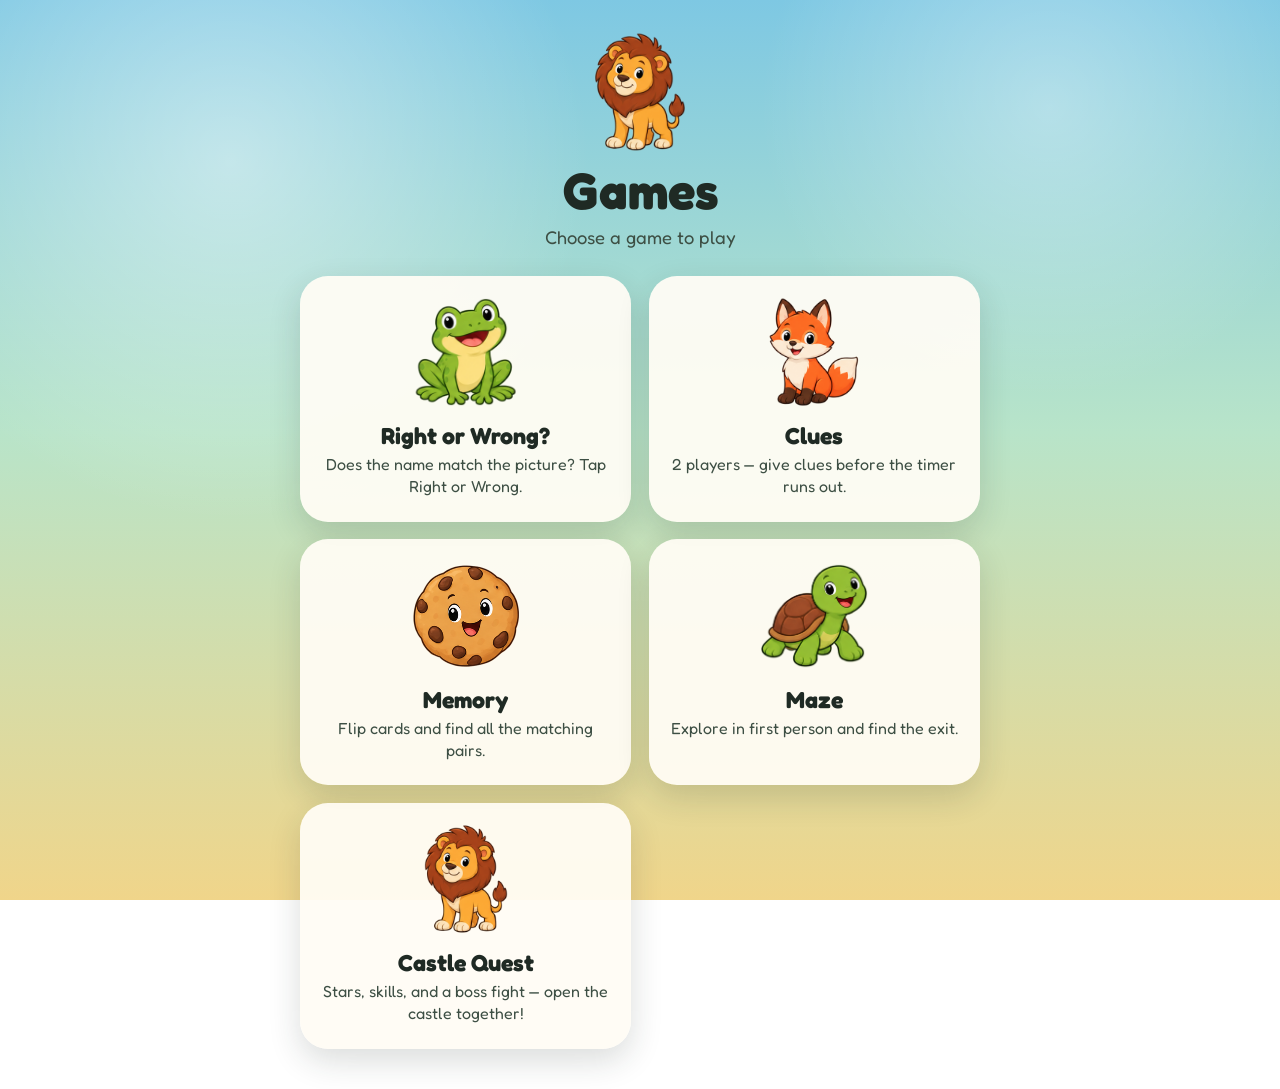
<file: index.html>
<!DOCTYPE html>
<html lang="en">
  <head>
    <meta charset="UTF-8" />
    <meta name="viewport" content="width=device-width, initial-scale=1, viewport-fit=cover" />
    <meta name="theme-color" content="#7ec8e3" />
    <meta name="mobile-web-app-capable" content="yes" />
    <meta name="apple-mobile-web-app-capable" content="yes" />
    <meta name="apple-mobile-web-app-status-bar-style" content="black-translucent" />
    <meta name="apple-mobile-web-app-title" content="Games" />
    <title>Games</title>
    <link rel="manifest" href="manifest.webmanifest" />
    <link rel="apple-touch-icon" href="assets/icons/apple-touch-icon.png" />
    <link rel="preconnect" href="https://fonts.googleapis.com" />
    <link rel="preconnect" href="https://fonts.gstatic.com" crossorigin />
    <link
      href="https://fonts.googleapis.com/css2?family=Fredoka:wght@400;600;700&display=swap"
      rel="stylesheet"
    />
    <link rel="stylesheet" href="css/home.css" />
  </head>
  <body>
    <div class="sky" aria-hidden="true"></div>

    <main class="home">
      <header class="hero">
        <img
          class="hero-mascot"
          src="assets/animals/lion.png"
          alt=""
          width="120"
          height="120"
        />
        <h1>Games</h1>
        <p>Choose a game to play</p>
      </header>

      <nav class="game-list" aria-label="Games">
        <a class="game-card" href="games/match/">
          <img src="assets/animals/frog.png" alt="" width="88" height="88" />
          <span class="game-card-text">
            <span class="game-card-title">Right or Wrong?</span>
            <span class="game-card-blurb">
              Does the name match the picture? Tap Right or Wrong.
            </span>
          </span>
        </a>

        <a class="game-card" href="games/clues/">
          <img src="assets/animals/fox.png" alt="" width="88" height="88" />
          <span class="game-card-text">
            <span class="game-card-title">Clues</span>
            <span class="game-card-blurb">
              2 players — give clues before the timer runs out.
            </span>
          </span>
        </a>

        <a class="game-card" href="games/memory/">
          <img src="assets/food/cookie.png" alt="" width="88" height="88" />
          <span class="game-card-text">
            <span class="game-card-title">Memory</span>
            <span class="game-card-blurb">
              Flip cards and find all the matching pairs.
            </span>
          </span>
        </a>

        <a class="game-card" href="games/maze/">
          <img src="assets/animals/turtle.png" alt="" width="88" height="88" />
          <span class="game-card-text">
            <span class="game-card-title">Maze</span>
            <span class="game-card-blurb">
              Explore in first person and find the exit.
            </span>
          </span>
        </a>

        <a class="game-card" href="games/adventure/">
          <img src="assets/animals/lion.png" alt="" width="88" height="88" />
          <span class="game-card-text">
            <span class="game-card-title">Castle Quest</span>
            <span class="game-card-blurb">
              Stars, skills, and a boss fight — open the castle together!
            </span>
          </span>
        </a>
      </nav>
    </main>
  </body>
</html>
</file>
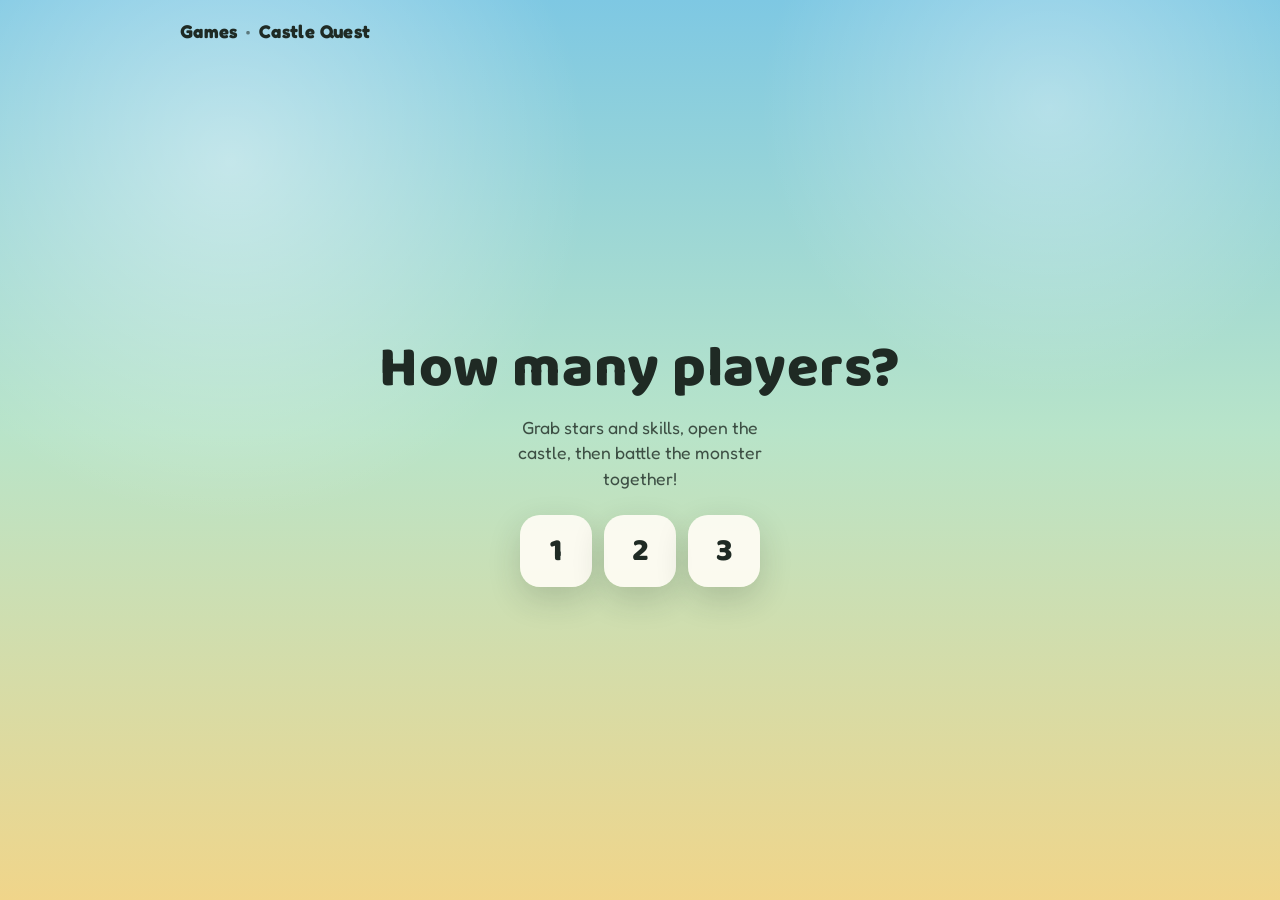
<file: games/adventure/index.html>
<!DOCTYPE html>
<html lang="en">
  <head>
    <meta charset="UTF-8" />
    <meta name="viewport" content="width=device-width, initial-scale=1, viewport-fit=cover" />
    <meta name="theme-color" content="#7ec8e3" />
    <meta name="mobile-web-app-capable" content="yes" />
    <meta name="apple-mobile-web-app-capable" content="yes" />
    <meta name="apple-mobile-web-app-status-bar-style" content="black-translucent" />
    <meta name="apple-mobile-web-app-title" content="Castle Quest" />
    <title>Castle Quest</title>
    <link rel="manifest" href="../../manifest.webmanifest" />
    <link rel="apple-touch-icon" href="../../assets/icons/apple-touch-icon.png" />
    <link rel="preconnect" href="https://fonts.googleapis.com" />
    <link rel="preconnect" href="https://fonts.gstatic.com" crossorigin />
    <link
      href="https://fonts.googleapis.com/css2?family=Baloo+2:wght@600;700;800&family=Fredoka:wght@400;600;700&display=swap"
      rel="stylesheet"
    />
    <link rel="stylesheet" href="css/style.css" />
  </head>
  <body>
    <div class="sky" aria-hidden="true"></div>

    <main class="app app-wide">
      <header class="top-bar">
        <p class="brand">
          <a class="home-link" href="../../">Games</a>
          <span class="brand-sep" aria-hidden="true">·</span>
          Castle Quest
        </p>
        <p class="score" id="statsBar" hidden>
          <span id="turnLabel">P1</span> · Stars:
          <span id="strengthValue">2</span>
        </p>
      </header>

      <section class="screen" id="countScreen">
        <h1 class="title">How many players?</h1>
        <p class="subtitle">
          Grab stars and skills, open the castle, then battle the monster together!
        </p>
        <div class="count-row" id="countRow"></div>
      </section>

      <section class="screen" id="pickScreen" hidden>
        <h1 class="title" id="pickTitle">Player 1 — pick a hero</h1>
        <p class="subtitle">Each player needs a different animal.</p>
        <div class="hero-grid" id="heroGrid"></div>
        <div class="picked-row" id="pickedRow"></div>
      </section>

      <section class="screen screen-play" id="playScreen" hidden>
        <div class="play-stage">
          <div class="roster-row" id="rosterRow" aria-label="Players"></div>
          <div class="board-fit">
            <div class="board-wrap" id="boardWrap">
              <div class="board" id="board"></div>
            </div>
          </div>
        </div>

        <p class="event" id="eventText" aria-live="polite">
          Tap the dice to begin your adventure!
        </p>

        <button type="button" class="dice-scene" id="rollBtn" aria-label="Roll the dice">
          <div class="dice-cube" id="diceCube">
            <div class="dice-core" aria-hidden="true">
              <span></span><span></span><span></span>
              <span></span><span></span><span></span>
            </div>
            <div class="dice-face face-1">
              <span class="pip" style="grid-area: 2 / 2"></span>
            </div>
            <div class="dice-face face-2">
              <span class="pip" style="grid-area: 1 / 1"></span>
              <span class="pip" style="grid-area: 3 / 3"></span>
            </div>
            <div class="dice-face face-3">
              <span class="pip" style="grid-area: 1 / 1"></span>
              <span class="pip" style="grid-area: 2 / 2"></span>
              <span class="pip" style="grid-area: 3 / 3"></span>
            </div>
            <div class="dice-face face-4">
              <span class="pip" style="grid-area: 1 / 1"></span>
              <span class="pip" style="grid-area: 1 / 3"></span>
              <span class="pip" style="grid-area: 3 / 1"></span>
              <span class="pip" style="grid-area: 3 / 3"></span>
            </div>
            <div class="dice-face face-5">
              <span class="pip" style="grid-area: 1 / 1"></span>
              <span class="pip" style="grid-area: 1 / 3"></span>
              <span class="pip" style="grid-area: 2 / 2"></span>
              <span class="pip" style="grid-area: 3 / 1"></span>
              <span class="pip" style="grid-area: 3 / 3"></span>
            </div>
            <div class="dice-face face-6">
              <span class="pip" style="grid-area: 1 / 1"></span>
              <span class="pip" style="grid-area: 1 / 3"></span>
              <span class="pip" style="grid-area: 2 / 1"></span>
              <span class="pip" style="grid-area: 2 / 3"></span>
              <span class="pip" style="grid-area: 3 / 1"></span>
              <span class="pip" style="grid-area: 3 / 3"></span>
            </div>
          </div>
        </button>

        <div class="skill-picker" id="tileCard" hidden>
          <div class="skill-picker-card tile-card">
            <p class="tile-card-icon" id="tileCardIcon" aria-hidden="true">⭐</p>
            <h2 class="skill-picker-title" id="tileCardTitle">Power Up</h2>
            <p class="skill-picker-sub" id="tileCardBlurb">Gain a star!</p>
            <p class="tile-card-outcome" id="tileCardOutcome"></p>
            <button type="button" class="btn btn-primary" id="tileCardOk">
              Got it!
            </button>
          </div>
        </div>

        <div class="skill-picker" id="chanceOverlay" hidden>
          <div class="chance-stage">
            <div class="chance-card" id="chanceCard">
              <div class="chance-card-inner" id="chanceCardInner">
                <div class="chance-face chance-back">
                  <span class="chance-q">?</span>
                  <strong>Chance</strong>
                </div>
                <div class="chance-face chance-front">
                  <p class="chance-badge">Chance</p>
                  <h2 class="chance-title" id="chanceTitle">Card</h2>
                  <p class="chance-text" id="chanceText">Do something fun!</p>
                  <p class="chance-result" id="chanceResult" hidden></p>
                  <div class="chance-score-row" id="chanceScoreRow" hidden>
                    <p class="chance-score-label">Others: score it!</p>
                    <div class="chance-scores" id="chanceScores"></div>
                  </div>
                  <div class="chance-choice-row" id="chanceChoiceRow" hidden>
                    <button type="button" class="btn btn-primary" id="chanceYesBtn">
                      Spend 2★
                    </button>
                    <button type="button" class="btn btn-secondary" id="chanceNoBtn">
                      No thanks
                    </button>
                  </div>
                  <button type="button" class="btn btn-primary" id="chanceOk" hidden>
                    Got it!
                  </button>
                </div>
              </div>
            </div>
          </div>
        </div>

        <div class="skill-picker" id="skillPicker" hidden>
          <div class="skill-picker-card">
            <h2 class="skill-picker-title" id="skillPickerTitle">Pick a skill</h2>
            <p class="skill-picker-sub" id="skillPickerSub">Each skill can only be chosen once.</p>
            <div class="skill-picker-grid" id="skillPickerGrid"></div>
          </div>
        </div>

        <div class="skill-picker pet-picker" id="petPicker" hidden>
          <div class="skill-picker-card skill-picker-card-wide">
            <h2 class="skill-picker-title" id="petPickerTitle">Pick a pet friend</h2>
            <p class="skill-picker-sub">Each pet can only be chosen once. Check their battle skill!</p>
            <div class="skill-picker-grid pet-picker-grid" id="petPickerGrid"></div>
          </div>
        </div>
      </section>

      <section class="screen screen-battle" id="battleScreen" hidden>
        <h1 class="title">Boss Battle!</h1>
        <p class="subtitle" id="battleIntro">Take turns. Attack or use a skill!</p>

        <div class="monster-stage">
          <img class="monster-image" id="monsterImage" alt="Castle monster" width="160" height="160" />
          <p class="monster-name" id="monsterName">Castle Guardian</p>
          <div class="hp-bar" aria-hidden="true">
            <div class="hp-fill monster-hp" id="monsterHpFill"></div>
          </div>
          <p class="monster-need" id="monsterHpText">HP 20 / 20</p>
        </div>

        <div class="battle-party" id="battleParty"></div>
        <p class="event" id="battleEvent" aria-live="polite">P1's turn!</p>
        <div class="battle-actions" id="battleActions"></div>
      </section>

      <section class="screen" id="resultsScreen" hidden>
        <h1 class="title" id="resultsTitle">You made it!</h1>
        <div class="result-heroes" id="resultHeroes"></div>
        <img class="result-hero" id="resultHero" alt="" width="140" height="140" hidden />
        <p class="final-score" id="finalScore"></p>
        <p class="subtitle" id="finalMessage"></p>
        <button type="button" class="btn btn-primary" id="playAgainBtn">
          Play Again
        </button>
        <button type="button" class="btn btn-secondary" id="changeHeroBtn">
          New Game
        </button>
      </section>
    </main>

    <script src="../../shared/js/categories.js"></script>
    <script src="js/game.js"></script>
  </body>
</html>
</file>
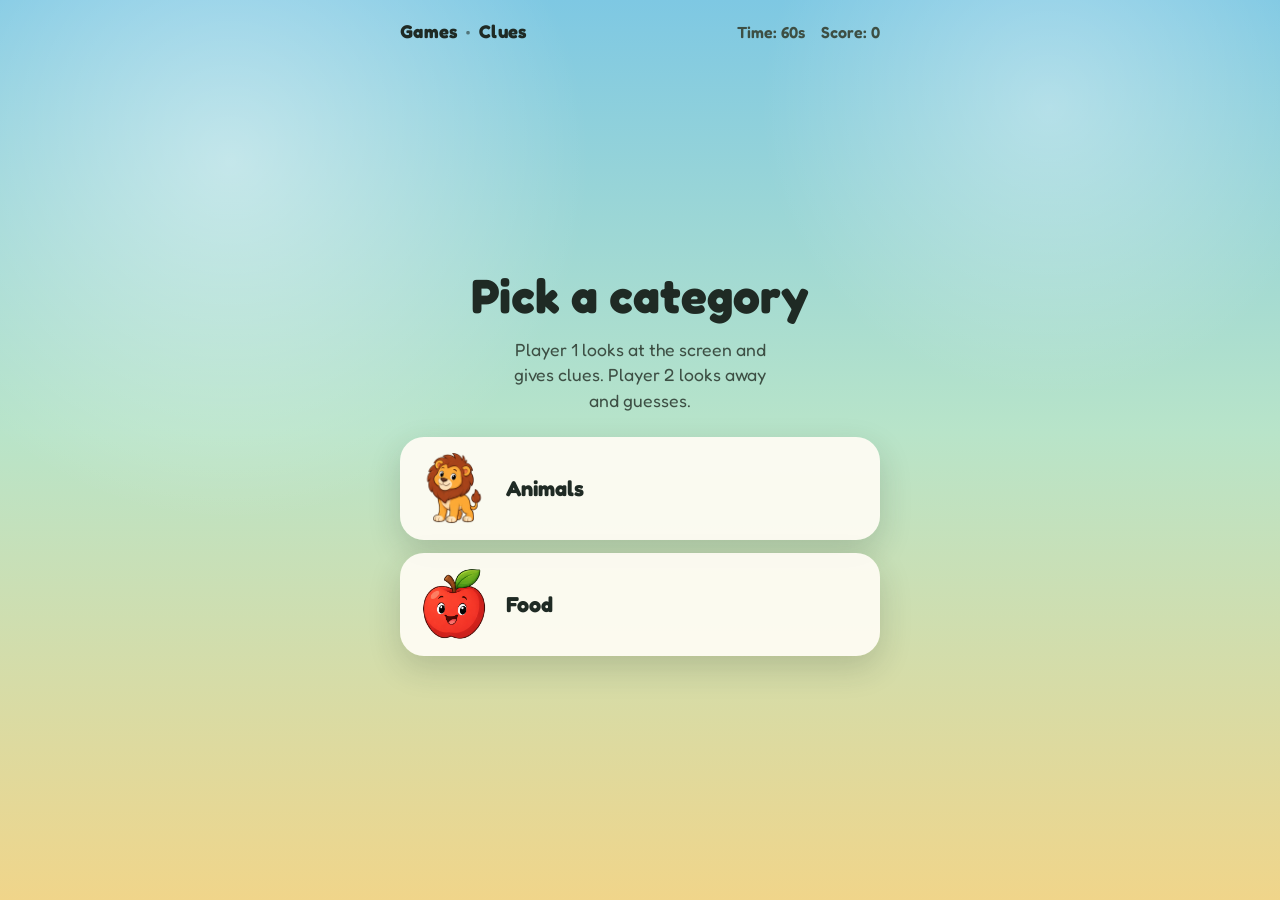
<file: games/clues/index.html>
<!DOCTYPE html>
<html lang="en">
  <head>
    <meta charset="UTF-8" />
    <meta name="viewport" content="width=device-width, initial-scale=1, viewport-fit=cover" />
    <meta name="theme-color" content="#7ec8e3" />
    <meta name="mobile-web-app-capable" content="yes" />
    <meta name="apple-mobile-web-app-capable" content="yes" />
    <meta name="apple-mobile-web-app-status-bar-style" content="black-translucent" />
    <meta name="apple-mobile-web-app-title" content="Clues" />
    <title>Clues</title>
    <link rel="manifest" href="../../manifest.webmanifest" />
    <link rel="apple-touch-icon" href="../../assets/icons/apple-touch-icon.png" />
    <link rel="preconnect" href="https://fonts.googleapis.com" />
    <link rel="preconnect" href="https://fonts.gstatic.com" crossorigin />
    <link
      href="https://fonts.googleapis.com/css2?family=Fredoka:wght@400;600;700&display=swap"
      rel="stylesheet"
    />
    <link rel="stylesheet" href="css/style.css" />
  </head>
  <body>
    <div class="sky" aria-hidden="true"></div>

    <main class="app">
      <header class="top-bar">
        <p class="brand">
          <a class="home-link" href="../../">Games</a>
          <span class="brand-sep" aria-hidden="true">·</span>
          Clues
        </p>
        <div class="stats" id="statsBar" hidden>
          <p class="timer">Time: <span id="timerValue">60</span>s</p>
          <p class="score">Score: <span id="scoreValue">0</span></p>
        </div>
      </header>

      <section class="screen" id="categoryScreen">
        <h1 class="title">Pick a category</h1>
        <p class="subtitle">
          Player 1 looks at the screen and gives clues. Player 2 looks away and
          guesses.
        </p>
        <div class="category-list" id="categoryList"></div>
      </section>

      <section class="screen" id="playScreen" hidden>
        <div class="card">
          <div class="item-stage">
            <img
              id="itemImage"
              class="item-image"
              alt=""
              width="240"
              height="240"
            />
          </div>
          <p class="prompt">Give clues for…</p>
          <p class="item-name" id="itemName"></p>
          <div class="actions">
            <button type="button" class="btn btn-right" id="successBtn">
              Got it!
            </button>
            <button type="button" class="btn btn-skip" id="skipBtn">
              Skip
            </button>
          </div>
        </div>
      </section>

      <section class="screen" id="resultsScreen" hidden>
        <h1 class="title">Time’s up!</h1>
        <p class="final-score" id="finalScore"></p>
        <p class="subtitle" id="finalMessage"></p>
        <button type="button" class="btn btn-primary" id="playAgainBtn">
          Play Again
        </button>
        <button type="button" class="btn btn-secondary" id="changeCategoryBtn">
          Change Category
        </button>
      </section>
    </main>

    <script src="../../shared/js/categories.js"></script>
    <script src="js/game.js"></script>
  </body>
</html>
</file>
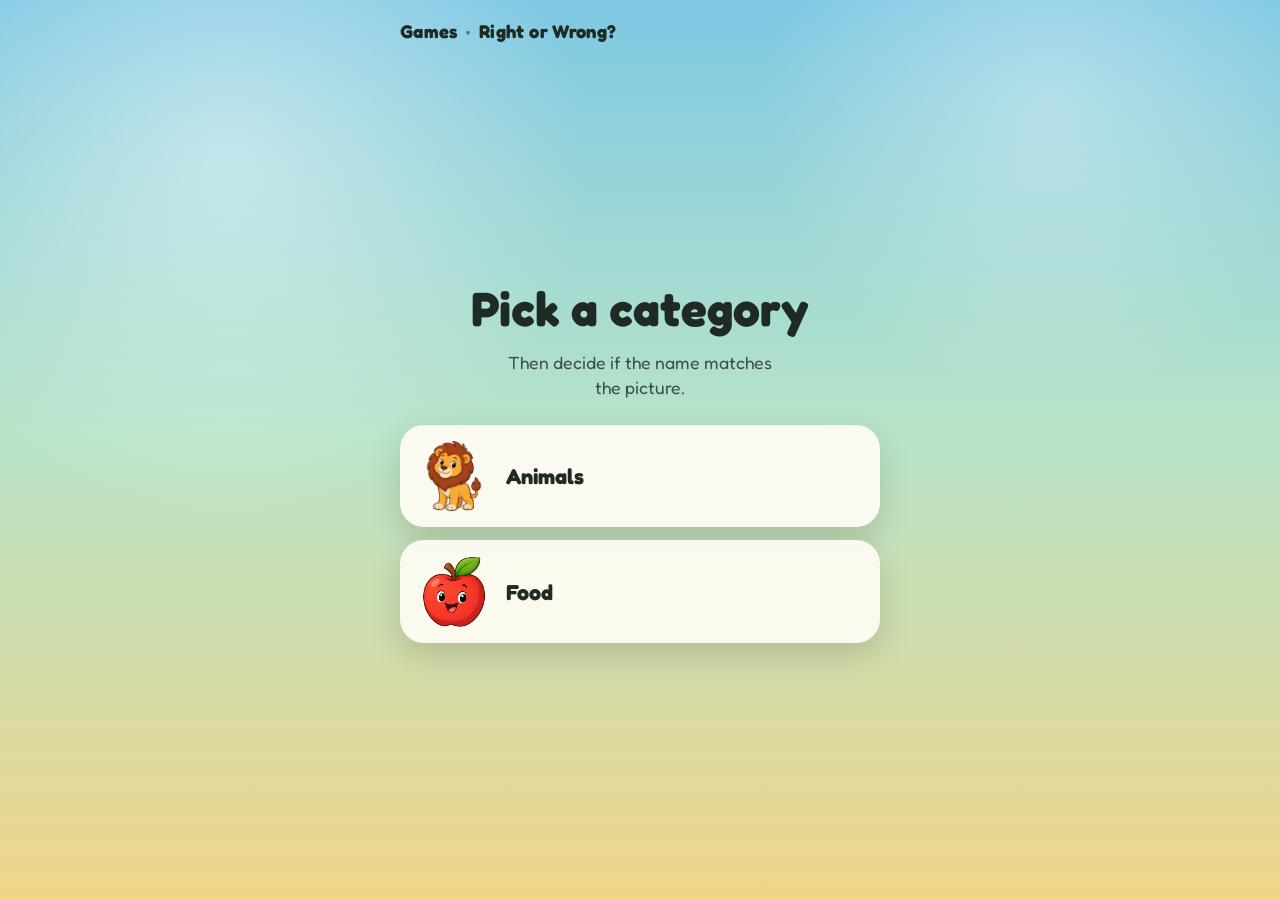
<file: games/match/index.html>
<!DOCTYPE html>
<html lang="en">
  <head>
    <meta charset="UTF-8" />
    <meta name="viewport" content="width=device-width, initial-scale=1, viewport-fit=cover" />
    <meta name="theme-color" content="#7ec8e3" />
    <meta name="mobile-web-app-capable" content="yes" />
    <meta name="apple-mobile-web-app-capable" content="yes" />
    <meta name="apple-mobile-web-app-status-bar-style" content="black-translucent" />
    <meta name="apple-mobile-web-app-title" content="Right or Wrong?" />
    <title>Right or Wrong?</title>
    <link rel="manifest" href="../../manifest.webmanifest" />
    <link rel="apple-touch-icon" href="../../assets/icons/apple-touch-icon.png" />
    <link rel="preconnect" href="https://fonts.googleapis.com" />
    <link rel="preconnect" href="https://fonts.gstatic.com" crossorigin />
    <link
      href="https://fonts.googleapis.com/css2?family=Fredoka:wght@400;600;700&display=swap"
      rel="stylesheet"
    />
    <link rel="stylesheet" href="css/style.css" />
  </head>
  <body>
    <div class="sky" aria-hidden="true"></div>

    <main class="app">
      <header class="top-bar">
        <p class="brand">
          <a class="home-link" href="../../">Games</a>
          <span class="brand-sep" aria-hidden="true">·</span>
          Right or Wrong?
        </p>
        <p class="score" id="scoreDisplay" hidden>
          Correct: <span id="scoreValue">0</span> /
          <span id="scoreTotal">0</span>
        </p>
      </header>

      <section class="screen" id="categoryScreen">
        <h1 class="title">Pick a category</h1>
        <p class="subtitle">Then decide if the name matches the picture.</p>
        <div class="category-list" id="categoryList"></div>
      </section>

      <section class="screen" id="playScreen" hidden>
        <div class="card">
          <div class="item-stage">
            <img
              id="itemImage"
              class="item-image"
              alt=""
              width="240"
              height="240"
            />
          </div>
          <p class="prompt">Is this a…</p>
          <p class="guess-name" id="guessName"></p>
          <p class="feedback" id="feedback" aria-live="polite"></p>
          <div class="actions">
            <button type="button" class="btn btn-right" id="rightBtn">
              Right
            </button>
            <button type="button" class="btn btn-wrong" id="wrongBtn">
              Wrong
            </button>
          </div>
          <p class="progress" id="progressText"></p>
        </div>
      </section>

      <section class="screen" id="resultsScreen" hidden>
        <h1 class="title">All done!</h1>
        <p class="final-score" id="finalScore"></p>
        <p class="subtitle" id="finalMessage"></p>
        <button type="button" class="btn btn-primary" id="playAgainBtn">
          Play Again
        </button>
        <button type="button" class="btn btn-secondary" id="changeCategoryBtn">
          Change Category
        </button>
      </section>
    </main>

    <script src="../../shared/js/categories.js"></script>
    <script src="js/game.js"></script>
  </body>
</html>
</file>
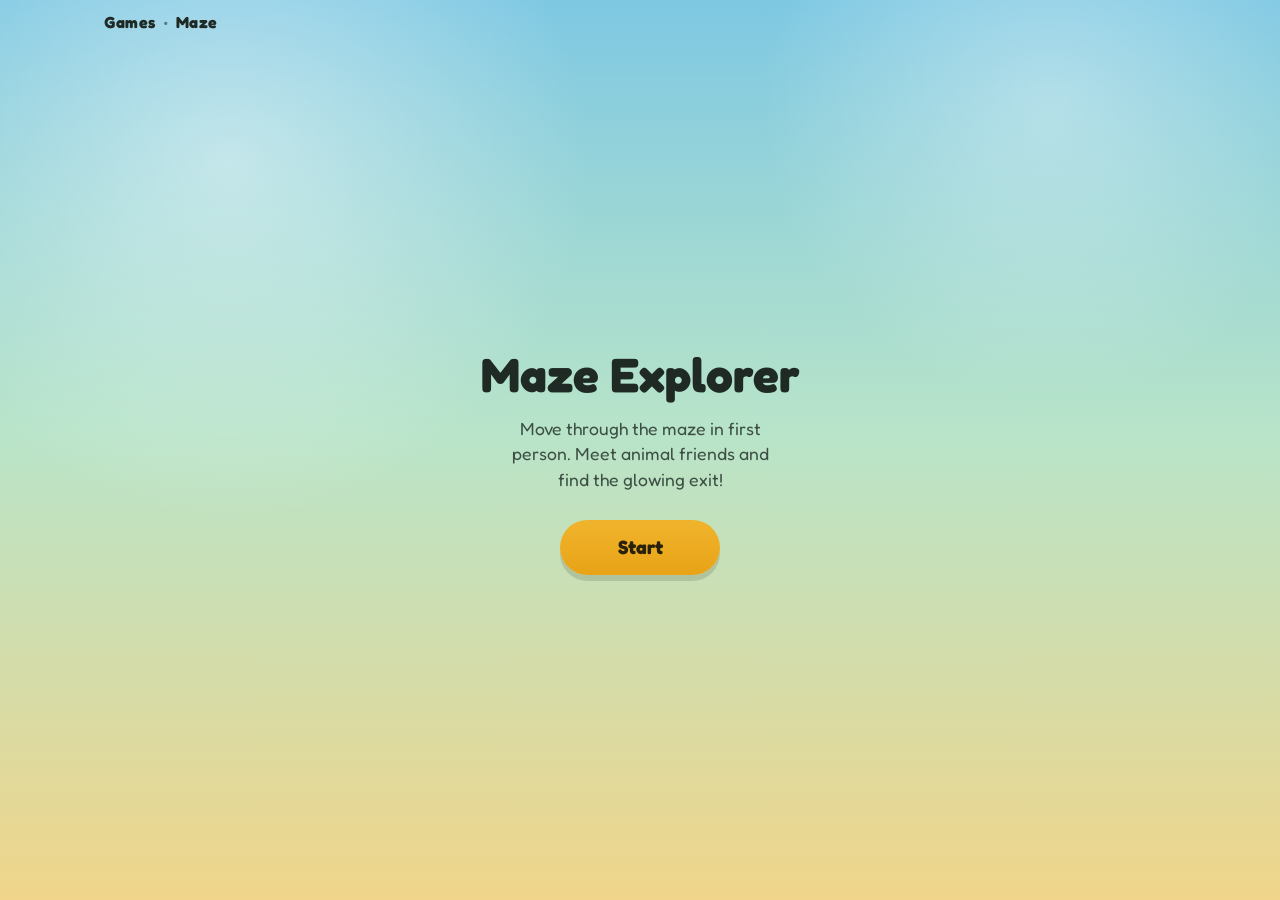
<file: games/maze/index.html>
<!DOCTYPE html>
<html lang="en">
  <head>
    <meta charset="UTF-8" />
    <meta name="viewport" content="width=device-width, initial-scale=1, viewport-fit=cover" />
    <meta name="theme-color" content="#7ec8e3" />
    <meta name="mobile-web-app-capable" content="yes" />
    <meta name="apple-mobile-web-app-capable" content="yes" />
    <meta name="apple-mobile-web-app-status-bar-style" content="black-translucent" />
    <meta name="apple-mobile-web-app-title" content="Maze" />
    <title>Maze</title>
    <link rel="manifest" href="../../manifest.webmanifest" />
    <link rel="apple-touch-icon" href="../../assets/icons/apple-touch-icon.png" />
    <link rel="preconnect" href="https://fonts.googleapis.com" />
    <link rel="preconnect" href="https://fonts.gstatic.com" crossorigin />
    <link
      href="https://fonts.googleapis.com/css2?family=Fredoka:wght@400;600;700&display=swap"
      rel="stylesheet"
    />
    <link rel="stylesheet" href="css/style.css" />
  </head>
  <body>
    <div class="sky" aria-hidden="true"></div>

    <main class="app app-maze">
      <header class="top-bar">
        <p class="brand">
          <a class="home-link" href="../../">Games</a>
          <span class="brand-sep" aria-hidden="true">·</span>
          Maze
        </p>
      </header>

      <section class="screen" id="startScreen">
        <h1 class="title">Maze Explorer</h1>
        <p class="subtitle">
          Move through the maze in first person. Meet animal friends and find
          the glowing exit!
        </p>
        <button type="button" class="btn btn-primary" id="startBtn">
          Start
        </button>
      </section>

      <section class="screen screen-play" id="playScreen" hidden>
        <div class="viewport-wrap">
          <canvas id="view" width="960" height="640" aria-label="Maze view"></canvas>
          <p class="hint" id="hint">Find the green exit — say hi to animals on the way!</p>
        </div>

        <div class="controls" aria-label="Movement controls">
          <button type="button" class="ctrl" id="turnLeft" aria-label="Turn left">◀</button>
          <button type="button" class="ctrl ctrl-forward" id="moveForward" aria-label="Move forward">▲</button>
          <button type="button" class="ctrl" id="turnRight" aria-label="Turn right">▶</button>
          <button type="button" class="ctrl ctrl-back" id="moveBack" aria-label="Move back">▼</button>
        </div>
      </section>

      <section class="screen" id="resultsScreen" hidden>
        <h1 class="title">You found the exit!</h1>
        <p class="subtitle">Nice exploring — ready for another go?</p>
        <button type="button" class="btn btn-primary" id="playAgainBtn">
          Play Again
        </button>
      </section>
    </main>

    <script src="js/game.js"></script>
  </body>
</html>
</file>
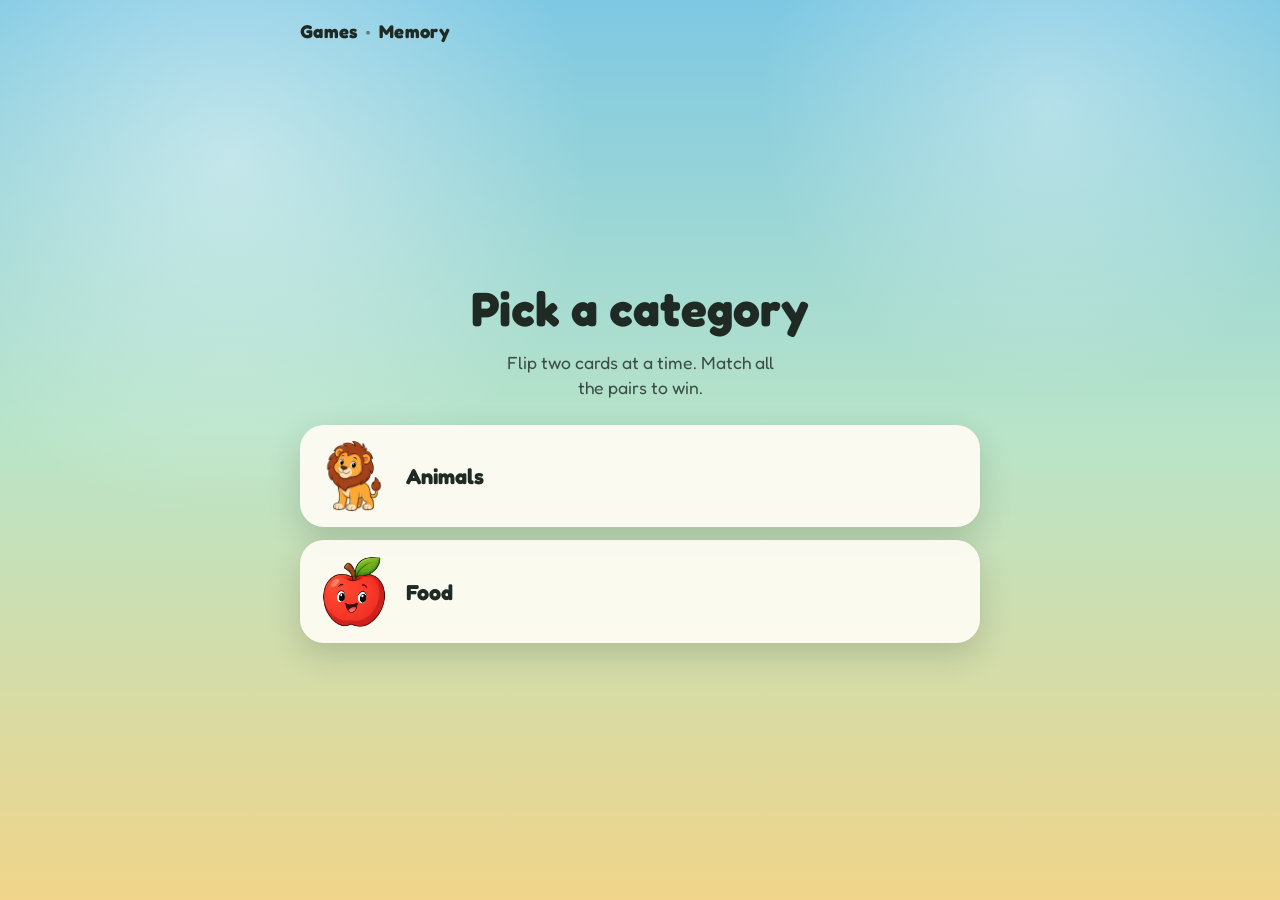
<file: games/memory/index.html>
<!DOCTYPE html>
<html lang="en">
  <head>
    <meta charset="UTF-8" />
    <meta name="viewport" content="width=device-width, initial-scale=1, viewport-fit=cover" />
    <meta name="theme-color" content="#7ec8e3" />
    <meta name="mobile-web-app-capable" content="yes" />
    <meta name="apple-mobile-web-app-capable" content="yes" />
    <meta name="apple-mobile-web-app-status-bar-style" content="black-translucent" />
    <meta name="apple-mobile-web-app-title" content="Memory" />
    <title>Memory</title>
    <link rel="manifest" href="../../manifest.webmanifest" />
    <link rel="apple-touch-icon" href="../../assets/icons/apple-touch-icon.png" />
    <link rel="preconnect" href="https://fonts.googleapis.com" />
    <link rel="preconnect" href="https://fonts.gstatic.com" crossorigin />
    <link
      href="https://fonts.googleapis.com/css2?family=Fredoka:wght@400;600;700&display=swap"
      rel="stylesheet"
    />
    <link rel="stylesheet" href="css/style.css" />
  </head>
  <body>
    <div class="sky" aria-hidden="true"></div>

    <main class="app app-wide">
      <header class="top-bar">
        <p class="brand">
          <a class="home-link" href="../../">Games</a>
          <span class="brand-sep" aria-hidden="true">·</span>
          Memory
        </p>
        <p class="score" id="movesDisplay" hidden>
          Moves: <span id="movesValue">0</span>
        </p>
      </header>

      <section class="screen" id="categoryScreen">
        <h1 class="title">Pick a category</h1>
        <p class="subtitle">
          Flip two cards at a time. Match all the pairs to win.
        </p>
        <div class="category-list" id="categoryList"></div>
      </section>

      <section class="screen" id="playScreen" hidden>
        <div class="board" id="board" aria-label="Memory cards"></div>
      </section>

      <section class="screen" id="resultsScreen" hidden>
        <h1 class="title">You matched them all!</h1>
        <p class="final-score" id="finalScore"></p>
        <p class="subtitle" id="finalMessage"></p>
        <button type="button" class="btn btn-primary" id="playAgainBtn">
          Play Again
        </button>
        <button type="button" class="btn btn-secondary" id="changeCategoryBtn">
          Change Category
        </button>
      </section>
    </main>

    <script src="../../shared/js/categories.js"></script>
    <script src="js/game.js"></script>
  </body>
</html>
</file>
<file: css/home.css>
:root {
  --sky-top: #7ec8e3;
  --sky-mid: #b8e4c9;
  --sky-bottom: #f0d58a;
  --ink: #1f2a24;
  --ink-soft: #3d4f44;
  --panel: rgba(255, 252, 245, 0.94);
  --primary: #e8a317;
  --shadow: 0 12px 32px rgba(31, 42, 36, 0.16);
  --font: "Fredoka", system-ui, sans-serif;
}

*,
*::before,
*::after {
  box-sizing: border-box;
}

html,
body {
  margin: 0;
  min-height: 100%;
}

body {
  font-family: var(--font);
  color: var(--ink);
  min-height: 100dvh;
  overscroll-behavior: none;
}

.sky {
  position: fixed;
  inset: 0;
  background:
    radial-gradient(circle at 18% 18%, rgba(255, 255, 255, 0.45), transparent 28%),
    radial-gradient(circle at 82% 12%, rgba(255, 255, 255, 0.35), transparent 22%),
    linear-gradient(180deg, var(--sky-top) 0%, var(--sky-mid) 48%, var(--sky-bottom) 100%);
  z-index: -1;
}

.home {
  width: min(560px, 100%);
  margin: 0 auto;
  padding:
    max(2rem, env(safe-area-inset-top))
    max(1.25rem, env(safe-area-inset-right))
    max(2.5rem, env(safe-area-inset-bottom))
    max(1.25rem, env(safe-area-inset-left));
  min-height: 100dvh;
  display: flex;
  flex-direction: column;
  justify-content: center;
  gap: 1.75rem;
}

.hero {
  text-align: center;
}

.hero-mascot {
  width: 120px;
  height: 120px;
  object-fit: contain;
  margin-bottom: 0.5rem;
  animation: pop-in 0.45s cubic-bezier(0.22, 1.4, 0.36, 1);
}

.hero h1 {
  margin: 0;
  font-size: clamp(2.4rem, 8vw, 3.2rem);
  line-height: 1.05;
}

.hero p {
  margin: 0.5rem 0 0;
  font-size: 1.15rem;
  color: var(--ink-soft);
}

.game-list {
  display: flex;
  flex-direction: column;
  gap: 1rem;
}

.game-card {
  display: flex;
  align-items: center;
  gap: 1rem;
  text-decoration: none;
  color: inherit;
  background: var(--panel);
  border-radius: 28px;
  padding: 1rem 1.15rem;
  box-shadow: var(--shadow);
  min-height: 6.5rem;
  transition: transform 0.12s ease, box-shadow 0.12s ease;
}

.game-card:active {
  transform: translateY(3px);
  box-shadow: 0 6px 16px rgba(31, 42, 36, 0.14);
}

.game-card img {
  flex: 0 0 auto;
  width: 88px;
  height: 88px;
  object-fit: contain;
}

.game-card-text {
  display: flex;
  flex-direction: column;
  align-items: flex-start;
  gap: 0.35rem;
  text-align: left;
}

.game-card-title {
  font-size: 1.45rem;
  font-weight: 700;
  line-height: 1.1;
}

.game-card-blurb {
  font-size: 1rem;
  line-height: 1.35;
  color: var(--ink-soft);
}

@keyframes pop-in {
  from {
    opacity: 0;
    transform: scale(0.72);
  }
  to {
    opacity: 1;
    transform: scale(1);
  }
}

@media (min-width: 700px) {
  .home {
    width: min(720px, 100%);
  }

  .game-list {
    display: grid;
    grid-template-columns: 1fr 1fr;
    gap: 1.1rem;
  }

  .game-card {
    flex-direction: column;
    text-align: center;
    padding: 1.35rem 1.2rem 1.5rem;
    min-height: 14rem;
  }

  .game-card-text {
    align-items: center;
    text-align: center;
  }

  .game-card img {
    width: 110px;
    height: 110px;
  }
}
</file>
<file: games/adventure/css/style.css>
:root {
  --sky-top: #7ec8e3;
  --sky-mid: #b8e4c9;
  --sky-bottom: #f0d58a;
  --ink: #1f2a24;
  --ink-soft: #3d4f44;
  --panel: rgba(255, 252, 245, 0.92);
  --right: #2f9e6b;
  --right-dark: #217a52;
  --wrong: #d45b4a;
  --wrong-dark: #b04436;
  --primary: #e8a317;
  --primary-dark: #c4880f;
  --shadow: 0 12px 32px rgba(31, 42, 36, 0.18);
  --radius: 28px;
  --font: "Fredoka", system-ui, sans-serif;
  --font-display: "Baloo 2", "Fredoka", system-ui, sans-serif;
}

*,
*::before,
*::after {
  box-sizing: border-box;
}

html,
body {
  margin: 0;
  min-height: 100%;
}

body {
  font-family: var(--font);
  color: var(--ink);
  min-height: 100dvh;
  overflow-x: hidden;
  overscroll-behavior: none;
}

.sky {
  position: fixed;
  inset: 0;
  background:
    radial-gradient(circle at 18% 18%, rgba(255, 255, 255, 0.45), transparent 28%),
    radial-gradient(circle at 82% 12%, rgba(255, 255, 255, 0.35), transparent 22%),
    linear-gradient(180deg, var(--sky-top) 0%, var(--sky-mid) 48%, var(--sky-bottom) 100%);
  z-index: -1;
}

.app {
  width: min(520px, 100%);
  margin: 0 auto;
  padding:
    max(1.25rem, env(safe-area-inset-top))
    max(1.25rem, env(safe-area-inset-right))
    max(2.5rem, env(safe-area-inset-bottom))
    max(1.25rem, env(safe-area-inset-left));
  min-height: 100dvh;
  display: flex;
  flex-direction: column;
}

.app-wide {
  width: min(960px, 100%);
}

.top-bar {
  display: flex;
  align-items: baseline;
  justify-content: space-between;
  gap: 1rem;
  margin-bottom: 1.5rem;
}

.brand {
  margin: 0;
  font-size: 1.15rem;
  font-weight: 700;
  letter-spacing: 0.02em;
}

.home-link {
  color: inherit;
  text-decoration: none;
}

.home-link:hover {
  text-decoration: underline;
}

.brand-sep {
  margin: 0 0.25rem;
  opacity: 0.55;
}

.score {
  margin: 0;
  font-family: var(--font-display);
  font-size: 1.25rem;
  font-weight: 800;
  color: var(--ink-soft);
  transition: transform 0.2s ease;
}

.score.bump {
  transform: scale(1.12);
  color: var(--right-dark);
}

.screen {
  flex: 1;
  display: flex;
  flex-direction: column;
  align-items: center;
  justify-content: center;
  text-align: center;
  gap: 1rem;
  animation: fade-in 0.35s ease;
}

.screen[hidden] {
  display: none;
}

.title {
  margin: 0;
  font-family: var(--font-display);
  font-size: clamp(2.6rem, 9vw, 3.6rem);
  line-height: 1.05;
  font-weight: 800;
  letter-spacing: 0.01em;
}

.subtitle {
  margin: 0;
  max-width: 28ch;
  font-size: 1.1rem;
  line-height: 1.45;
  color: var(--ink-soft);
}

.card {
  width: 100%;
  background: var(--panel);
  border-radius: var(--radius);
  box-shadow: var(--shadow);
  padding: 1.5rem 1.25rem 1.75rem;
  display: flex;
  flex-direction: column;
  align-items: center;
  gap: 0.75rem;
}

.item-stage {
  width: min(260px, 70vw);
  aspect-ratio: 1;
  display: grid;
  place-items: center;
  border-radius: 24px;
  background:
    radial-gradient(circle at 50% 40%, rgba(255, 255, 255, 0.9), rgba(232, 214, 160, 0.55));
  overflow: hidden;
}

.item-image {
  width: 88%;
  height: 88%;
  object-fit: contain;
  animation: pop-in 0.4s cubic-bezier(0.22, 1.4, 0.36, 1);
}

.item-image.refresh {
  animation: none;
}

.prompt {
  margin: 0.35rem 0 0;
  font-size: 1rem;
  color: var(--ink-soft);
}

.guess-name {
  margin: 0;
  font-size: clamp(1.8rem, 7vw, 2.4rem);
  font-weight: 700;
  line-height: 1.1;
}

.feedback {
  min-height: 1.5rem;
  margin: 0;
  font-size: 1.05rem;
  font-weight: 600;
}

.feedback.correct {
  color: var(--right-dark);
}

.feedback.incorrect {
  color: var(--wrong-dark);
}

.actions {
  display: grid;
  grid-template-columns: 1fr 1fr;
  gap: 0.85rem;
  width: 100%;
  margin-top: 0.35rem;
}

.btn {
  appearance: none;
  border: none;
  border-radius: 999px;
  font-family: inherit;
  font-size: 1.2rem;
  font-weight: 700;
  padding: 0.95rem 1.25rem;
  cursor: pointer;
  color: #fff;
  transition: transform 0.12s ease, filter 0.12s ease, box-shadow 0.12s ease;
  box-shadow: 0 6px 0 rgba(0, 0, 0, 0.12);
}

.btn:hover {
  filter: brightness(1.05);
}

.btn:active {
  transform: translateY(3px);
  box-shadow: 0 3px 0 rgba(0, 0, 0, 0.12);
}

.btn:disabled {
  opacity: 0.55;
  cursor: default;
  transform: none;
}

.btn-primary {
  background: linear-gradient(180deg, #f0b42c, var(--primary));
  color: #2a2208;
  min-width: 10rem;
  margin-top: 0.75rem;
}

.btn-primary:active {
  background: var(--primary-dark);
}

.btn-secondary {
  background: linear-gradient(180deg, #8aa0b0, #6d8294);
  color: #fff;
  min-width: 10rem;
  margin-top: 0.65rem;
}

.btn-secondary:active {
  background: #5a6f80;
}

.category-list {
  width: 100%;
  display: flex;
  flex-direction: column;
  gap: 0.85rem;
  margin-top: 0.5rem;
}

.category-card {
  display: flex;
  align-items: center;
  gap: 1rem;
  width: 100%;
  appearance: none;
  border: none;
  text-align: left;
  font-family: inherit;
  color: inherit;
  cursor: pointer;
  background: var(--panel);
  border-radius: 24px;
  padding: 0.95rem 1.1rem;
  box-shadow: var(--shadow);
  transition: transform 0.12s ease, box-shadow 0.12s ease;
}

.category-card:active {
  transform: translateY(3px);
  box-shadow: 0 6px 16px rgba(31, 42, 36, 0.14);
}

.category-card img {
  width: 72px;
  height: 72px;
  object-fit: contain;
  flex: 0 0 auto;
}

.category-card-title {
  font-size: 1.35rem;
  font-weight: 700;
}

.btn-right {
  background: linear-gradient(180deg, #3cbc7f, var(--right));
}

.btn-right:active {
  background: var(--right-dark);
}

.btn-wrong {
  background: linear-gradient(180deg, #e97262, var(--wrong));
}

.btn-wrong:active {
  background: var(--wrong-dark);
}

.progress {
  margin: 0.5rem 0 0;
  font-size: 0.95rem;
  color: var(--ink-soft);
}

.final-score {
  margin: 0;
  font-size: clamp(2rem, 8vw, 2.8rem);
  font-weight: 700;
}

@keyframes fade-in {
  from {
    opacity: 0;
    transform: translateY(8px);
  }
  to {
    opacity: 1;
    transform: translateY(0);
  }
}

@keyframes pop-in {
  from {
    opacity: 0;
    transform: scale(0.72);
  }
  to {
    opacity: 1;
    transform: scale(1);
  }
}

@media (max-width: 420px) {
  .app {
    padding:
      max(1rem, env(safe-area-inset-top))
      max(1rem, env(safe-area-inset-right))
      max(2rem, env(safe-area-inset-bottom))
      max(1rem, env(safe-area-inset-left));
  }

  .card {
    padding: 1.15rem 1rem 1.4rem;
  }

  .btn {
    font-size: 1.1rem;
    padding: 0.9rem 1rem;
  }
}

.skill-picker {
  position: absolute;
  inset: 0;
  z-index: 30;
  display: flex;
  align-items: center;
  justify-content: center;
  padding: 1rem;
  background: rgba(31, 42, 36, 0.45);
  animation: fade-in 0.2s ease;
}

.skill-picker[hidden] {
  display: none;
}

.screen-play {
  position: relative;
  flex: 1;
  min-height: 0;
  display: flex;
  flex-direction: column;
  align-items: center;
  justify-content: flex-start;
  gap: 0.25rem;
  width: 100%;
  overflow: hidden;
}

.app:has(.screen-play:not([hidden])) {
  height: 100dvh;
  height: 100svh;
  min-height: 0;
  overflow: hidden;
  padding:
    max(0.4rem, env(safe-area-inset-top))
    max(0.55rem, env(safe-area-inset-right))
    max(0.4rem, env(safe-area-inset-bottom))
    max(0.55rem, env(safe-area-inset-left));
}

.app:has(.screen-play:not([hidden])) .top-bar {
  margin-bottom: 0.2rem;
  flex: 0 0 auto;
}

.skill-picker-card {
  width: min(100%, 420px);
  background: var(--panel);
  border-radius: 24px;
  box-shadow: var(--shadow);
  padding: 1.15rem 1rem 1.25rem;
  text-align: center;
}

.skill-picker-title {
  margin: 0;
  font-family: var(--font-display);
  font-size: clamp(1.5rem, 5vw, 1.9rem);
  font-weight: 800;
}

.skill-picker-sub {
  margin: 0.35rem 0 0.85rem;
  color: var(--ink-soft);
  font-weight: 600;
}

.skill-picker-grid {
  display: grid;
  grid-template-columns: repeat(auto-fit, minmax(140px, 1fr));
  gap: 0.55rem;
}

.skill-pick-btn {
  appearance: none;
  border: 3px solid rgba(79, 124, 172, 0.35);
  border-radius: 18px;
  background: #f4fbff;
  padding: 0.75rem 0.55rem;
  display: flex;
  flex-direction: column;
  align-items: center;
  gap: 0.2rem;
  font-family: inherit;
  color: inherit;
  cursor: pointer;
  transition: transform 0.12s ease, border-color 0.12s ease;
}

.skill-pick-btn:hover,
.skill-pick-btn:focus-visible {
  border-color: #4f7cac;
  transform: translateY(-2px);
}

.skill-pick-btn:active {
  transform: translateY(1px);
}

.skill-pick-icon {
  font-size: 1.6rem;
  line-height: 1;
}

.skill-pick-btn strong {
  font-family: var(--font-display);
  font-size: 1.05rem;
}

.tile-card {
  max-width: 360px;
}

.tile-card-icon {
  margin: 0 0 0.25rem;
  font-size: clamp(2.8rem, 10vw, 3.6rem);
  line-height: 1;
}

.tile-card-outcome {
  margin: 0.35rem 0 0.85rem;
  font-family: var(--font-display);
  font-size: clamp(1.15rem, 4vw, 1.4rem);
  font-weight: 800;
  color: var(--ink);
  min-height: 1.4em;
}

.tile-card .btn-primary {
  margin-top: 0.25rem;
  width: 100%;
}

.chance-stage {
  perspective: 1200px;
  padding: 0.5rem;
}

.chance-card {
  width: min(78vw, 320px);
  height: min(62vw, 420px);
  margin: 0 auto;
}

.chance-card-inner {
  position: relative;
  width: 100%;
  height: 100%;
  transform-style: preserve-3d;
  transition: transform 0.75s cubic-bezier(0.22, 1.2, 0.36, 1);
}

.chance-card-inner.is-flipped {
  transform: rotateY(180deg);
}

.chance-face {
  position: absolute;
  inset: 0;
  backface-visibility: hidden;
  border-radius: 22px;
  box-shadow: 0 16px 36px rgba(0, 0, 0, 0.28);
  display: flex;
  flex-direction: column;
  align-items: center;
  justify-content: center;
  padding: 1.1rem 1rem 1.2rem;
  text-align: center;
  box-sizing: border-box;
}

.chance-back {
  background:
    radial-gradient(circle at 30% 25%, rgba(255, 255, 255, 0.25), transparent 40%),
    linear-gradient(160deg, #ce93d8, #7b1fa2);
  color: #fff;
  border: 4px solid #4a148c;
}

.chance-q {
  font-family: var(--font-display);
  font-size: clamp(4rem, 18vw, 6rem);
  font-weight: 800;
  line-height: 1;
}

.chance-back strong {
  font-family: var(--font-display);
  font-size: 1.6rem;
  letter-spacing: 0.04em;
}

.chance-front {
  background: linear-gradient(180deg, #fffdf8, #f3e7cf);
  color: var(--ink);
  border: 4px solid #4a148c;
  transform: rotateY(180deg);
  justify-content: flex-start;
  gap: 0.35rem;
}

.chance-badge {
  margin: 0;
  font-family: var(--font-display);
  font-size: 0.95rem;
  font-weight: 800;
  color: #6a1b9a;
  letter-spacing: 0.08em;
  text-transform: uppercase;
}

.chance-title {
  margin: 0;
  font-family: var(--font-display);
  font-size: clamp(1.45rem, 5vw, 1.85rem);
  font-weight: 800;
  line-height: 1.1;
}

.chance-text {
  margin: 0.25rem 0 0;
  font-size: 1.05rem;
  font-weight: 600;
  color: var(--ink-soft);
  line-height: 1.35;
}

.chance-result {
  margin: 0.55rem 0 0;
  font-family: var(--font-display);
  font-size: 1.2rem;
  font-weight: 800;
  color: #1a5c3a;
}

.chance-score-row {
  width: 100%;
  margin-top: 0.65rem;
}

.chance-score-label {
  margin: 0 0 0.45rem;
  font-weight: 700;
  color: var(--ink-soft);
}

.chance-scores {
  display: flex;
  justify-content: center;
  gap: 0.4rem;
  flex-wrap: wrap;
}

.chance-score-btn {
  appearance: none;
  border: none;
  width: 2.6rem;
  height: 2.6rem;
  border-radius: 12px;
  background: linear-gradient(180deg, #f0b42c, #e8a317);
  color: #2a2208;
  font-family: var(--font-display);
  font-size: 1.25rem;
  font-weight: 800;
  cursor: pointer;
  box-shadow: 0 4px 0 rgba(0, 0, 0, 0.12);
}

.chance-score-btn:active {
  transform: translateY(2px);
  box-shadow: 0 2px 0 rgba(0, 0, 0, 0.12);
}

.chance-choice-row {
  width: 100%;
  display: flex;
  flex-direction: column;
  gap: 0.45rem;
  margin-top: 0.65rem;
}

.chance-choice-row[hidden],
.chance-score-row[hidden],
.chance-result[hidden],
.chance-front > .btn[hidden] {
  display: none !important;
}

.chance-choice-row .btn {
  margin-top: 0;
  width: 100%;
}

.chance-front .btn-primary {
  margin-top: auto;
  width: 100%;
}

.skill-picker-card-wide {
  width: min(100%, 520px);
}

.pet-picker-grid {
  grid-template-columns: repeat(auto-fit, minmax(130px, 1fr));
  max-height: min(52dvh, 380px);
  overflow-y: auto;
}

.pet-pick-btn img {
  width: 72px;
  height: 72px;
  object-fit: contain;
}

.pet-skill-tag {
  display: inline-block;
  margin-top: 0.15rem;
  padding: 0.15rem 0.45rem;
  border-radius: 999px;
  background: #e8f5e9;
  border: 2px solid #2f9e6b;
  color: #1a5c3a !important;
  font-family: var(--font-display);
  font-size: 0.85rem !important;
  font-weight: 800 !important;
}

.hero-grid {
  width: 100%;
  display: grid;
  grid-template-columns: repeat(2, minmax(0, 1fr));
  gap: 0.75rem;
  margin-top: 0.5rem;
}

.hero-card {
  appearance: none;
  border: none;
  border-radius: 22px;
  background: var(--panel);
  box-shadow: var(--shadow);
  padding: 0.85rem 0.7rem;
  display: flex;
  flex-direction: column;
  align-items: center;
  gap: 0.4rem;
  font-family: inherit;
  font-size: 1.05rem;
  font-weight: 700;
  color: inherit;
  cursor: pointer;
}

.hero-card:active {
  transform: translateY(2px);
}

.hero-card img {
  width: 88px;
  height: 88px;
  object-fit: contain;
}

.hero-card:disabled {
  opacity: 0.4;
  cursor: default;
  filter: grayscale(0.4);
}

.count-row {
  display: flex;
  flex-wrap: wrap;
  justify-content: center;
  gap: 0.75rem;
  margin-top: 0.5rem;
}

.count-btn {
  appearance: none;
  border: none;
  width: 4.5rem;
  height: 4.5rem;
  border-radius: 20px;
  background: var(--panel);
  box-shadow: var(--shadow);
  font-family: var(--font-display);
  font-size: 2rem;
  font-weight: 800;
  color: var(--ink);
  cursor: pointer;
}

.count-btn:active {
  transform: translateY(2px);
}

.picked-row {
  width: 100%;
  display: flex;
  flex-wrap: wrap;
  justify-content: center;
  gap: 0.5rem;
  min-height: 2.5rem;
}

.picked-chip {
  display: inline-flex;
  align-items: center;
  gap: 0.4rem;
  padding: 0.35rem 0.7rem 0.35rem 0.35rem;
  border-radius: 999px;
  background: var(--panel);
  box-shadow: 0 4px 12px rgba(31, 42, 36, 0.12);
  border: 3px solid var(--player-color, var(--primary));
  font-family: var(--font-display);
  font-size: 0.95rem;
  font-weight: 700;
}

.picked-chip img {
  width: 36px;
  height: 36px;
  object-fit: contain;
}

.roster {
  width: 100%;
  display: grid;
  grid-template-columns: repeat(auto-fit, minmax(140px, 1fr));
  gap: 0.5rem;
}

.play-stage {
  display: flex;
  flex-direction: column;
  align-items: stretch;
  gap: 0.25rem;
  width: 100%;
  flex: 1 1 0;
  min-height: 0;
  overflow: hidden;
}

.board-fit {
  flex: 1 1 0;
  min-height: 0;
  min-width: 0;
  width: 100%;
  container-type: size;
  display: grid;
  place-items: center;
  overflow: hidden;
}

.roster-row {
  position: relative;
  display: flex;
  flex-wrap: wrap;
  justify-content: center;
  align-items: flex-start;
  gap: 0.65rem 0.85rem;
  width: 100%;
  min-height: 0;
  padding: 0.2rem 0.25rem 0.05rem;
  box-sizing: border-box;
  z-index: 6;
  overflow: visible;
  flex: 0 0 auto;
}

.play-stage .board-wrap {
  width: min(100cqw, 100cqh);
  height: min(100cqw, 100cqh);
  max-width: 100%;
  max-height: 100%;
  aspect-ratio: 1 / 1;
  z-index: 1;
}

@supports not (width: 1cqh) {
  .play-stage .board-wrap {
    width: auto;
    height: 100%;
    max-width: 100%;
    max-height: 100%;
  }
}

.roster-card {
  position: relative;
  display: flex;
  flex-direction: column;
  align-items: center;
  width: 54px;
  padding: 0;
  background: transparent;
  border: none;
  box-shadow: none;
  box-sizing: border-box;
  flex: 0 0 auto;
  transition: transform 0.2s ease;
}

.roster-face {
  appearance: none;
  position: relative;
  width: 54px;
  height: 54px;
  padding: 0;
  border: 3px solid #3d2914;
  border-radius: 50%;
  background:
    radial-gradient(circle at 35% 30%, #fff8e4, #f0d59a 70%);
  box-shadow: 0 3px 8px rgba(0, 0, 0, 0.2);
  cursor: pointer;
  display: grid;
  place-items: center;
  opacity: 0.82;
  transition: opacity 0.2s ease, transform 0.2s ease, box-shadow 0.2s ease;
}

.roster-face img {
  width: 42px;
  height: 42px;
  object-fit: contain;
  pointer-events: none;
}

.roster-face-tag {
  position: absolute;
  top: -0.35rem;
  left: 50%;
  transform: translateX(-50%);
  min-width: 1.5rem;
  padding: 0.05rem 0.3rem;
  border-radius: 999px;
  background: linear-gradient(180deg, #ffe27a, #f0b42c);
  border: 2px solid #3d2914;
  font-family: var(--font-display);
  font-size: 0.62rem;
  font-weight: 800;
  color: #3d2914;
  line-height: 1;
}

.roster-face-stars {
  position: absolute;
  bottom: -0.35rem;
  left: 50%;
  transform: translateX(-50%);
  padding: 0.05rem 0.28rem;
  border-radius: 999px;
  background: #fffdf6;
  border: 2px solid #3d2914;
  font-family: var(--font-display);
  font-size: 0.62rem;
  font-weight: 800;
  color: #3d2914;
  line-height: 1;
  white-space: nowrap;
}

.roster-popover {
  position: absolute;
  z-index: 40;
  top: calc(100% + 0.45rem);
  left: 50%;
  transform: translateX(-50%);
  width: 150px;
  display: none;
  filter: drop-shadow(0 8px 16px rgba(0, 0, 0, 0.22));
}

.roster-popover.is-open {
  display: block;
}

.roster-card:has(.roster-popover.is-open) {
  z-index: 50;
}

.roster-popover .stat-body {
  position: relative;
  z-index: 1;
  display: flex;
  flex-direction: column;
  align-items: center;
  gap: 0.28rem;
  width: 100%;
  padding: 0.55rem 0.5rem 0.45rem;
  border-radius: 16px;
  background:
    linear-gradient(180deg, #fff6e0 0%, #f7e2b0 55%, #efd29a 100%);
  border: 4px solid #f0c93a;
  box-shadow:
    0 0 0 3px #3d2914,
    inset 0 2px 0 rgba(255, 255, 255, 0.55);
  box-sizing: border-box;
}

.roster-popover .stat-hero {
  display: none;
}

.roster-card.is-turn {
  z-index: 8;
}

.roster-card.is-turn .roster-face {
  opacity: 1;
  transform: none;
  border-color: #fff36a;
  box-shadow:
    0 0 0 3px #fff36a,
    0 0 0 6px var(--player-color, #e8a317),
    0 0 14px color-mix(in srgb, var(--player-color, #e8a317) 55%, transparent);
}

.roster-face[aria-expanded="true"] {
  opacity: 1;
}

.stat-ribbon {
  display: inline-flex;
  align-items: center;
  justify-content: center;
  min-width: 2.4rem;
  padding: 0.12rem 0.55rem;
  border-radius: 8px;
  background: linear-gradient(180deg, #ffe27a, #f0b42c);
  border: 2px solid #3d2914;
  font-family: var(--font-display);
  font-size: 0.85rem;
  font-weight: 800;
  color: #3d2914;
  line-height: 1.1;
  box-shadow: 0 1px 0 rgba(255, 255, 255, 0.45);
}

.stat-name {
  margin: 0;
  font-family: var(--font-display);
  font-size: 1.05rem;
  font-weight: 800;
  color: #3d2914;
  line-height: 1;
  text-transform: uppercase;
  letter-spacing: 0.02em;
}

.stat-row {
  width: 100%;
  display: flex;
  flex-direction: column;
  gap: 0.15rem;
  padding-top: 0.22rem;
  border-top: 1px solid rgba(61, 41, 20, 0.14);
}

.stat-row-stars {
  border-top: none;
  padding-top: 0.1rem;
}

.stat-row-stars .stat-slots {
  gap: 0.12rem;
}

.stat-row-label {
  display: flex;
  align-items: center;
  gap: 0.2rem;
  font-family: var(--font-display);
  font-size: 0.72rem;
  font-weight: 800;
  color: #5a3a18;
  line-height: 1;
}

.stat-row-label img {
  width: 14px;
  height: 14px;
  object-fit: contain;
}

.stat-slots {
  display: flex;
  flex-wrap: wrap;
  justify-content: center;
  gap: 0.18rem;
}

.stat-slot {
  display: inline-flex;
  align-items: center;
  justify-content: center;
  box-sizing: border-box;
}

.stat-star {
  width: 16px;
  height: 16px;
  background: transparent;
  box-shadow: none;
}

.stat-star img {
  width: 100%;
  height: 100%;
  object-fit: contain;
  opacity: 0.28;
  filter: grayscale(1) brightness(1.15);
}

.stat-star.is-filled img {
  opacity: 1;
  filter: none;
}

.stat-skill,
.stat-pet {
  width: 26px;
  height: 26px;
  border-radius: 50%;
  background: rgba(61, 41, 20, 0.08);
  box-shadow: inset 0 1px 2px rgba(0, 0, 0, 0.14);
  border: 2px solid rgba(61, 41, 20, 0.12);
  font-size: 0.85rem;
  line-height: 1;
}

.stat-skill.is-filled,
.stat-pet.is-filled {
  background: #fffdf6;
  border-color: #3d2914;
  box-shadow: 0 1px 2px rgba(0, 0, 0, 0.12);
}

.stat-pet img {
  width: 18px;
  height: 18px;
  object-fit: contain;
}

.board-wrap {
  position: relative;
  width: min(100%, 100%);
  aspect-ratio: 1 / 1;
  max-height: 100%;
  background:
    linear-gradient(145deg, #8b5a2b 0%, #6b4220 40%, #5a3518 100%);
  border: 5px solid #3d2914;
  border-radius: 18px;
  box-shadow:
    0 12px 28px rgba(0, 0, 0, 0.32),
    0 4px 0 rgba(0, 0, 0, 0.35),
    inset 0 2px 0 rgba(255, 220, 160, 0.35),
    inset 0 -3px 0 rgba(0, 0, 0, 0.25);
  overflow: hidden;
  padding: 6px;
  box-sizing: border-box;
}

.board {
  position: relative;
  width: 100%;
  height: 100%;
  display: grid;
  grid-template-columns: repeat(7, 1fr);
  grid-template-rows: repeat(7, 1fr);
  gap: 4px;
  background: #3d2914;
  border-radius: 10px;
  overflow: hidden;
}

.board-popup {
  position: absolute;
  z-index: 20;
  transform: translate(-50%, -50%);
  font-family: var(--font-display);
  font-size: clamp(1.15rem, 4.5vw, 1.55rem);
  font-weight: 800;
  line-height: 1.1;
  padding: 0.45rem 0.75rem;
  border-radius: 999px;
  white-space: nowrap;
  pointer-events: none;
  box-shadow: 0 8px 20px rgba(31, 42, 36, 0.22);
  animation: popup-float 1s ease forwards;
}

.board-popup-good {
  color: #1a5c3a;
  background: #dff7e8;
  border: 3px solid #2f9e6b;
}

.board-popup-bad {
  color: #8a2f24;
  background: #ffe3de;
  border: 3px solid #d45b4a;
}

.board-popup-skill {
  color: #1f4d6d;
  background: #e3f3fb;
  border: 3px solid #4f7cac;
}

.board-popup-info {
  color: var(--ink);
  background: #fff8e8;
  border: 3px solid #c4a45a;
}

@keyframes popup-float {
  0% {
    opacity: 0;
    transform: translate(-50%, -30%) scale(0.7);
  }
  18% {
    opacity: 1;
    transform: translate(-50%, -55%) scale(1.08);
  }
  70% {
    opacity: 1;
    transform: translate(-50%, -85%) scale(1);
  }
  100% {
    opacity: 0;
    transform: translate(-50%, -110%) scale(0.95);
  }
}


.board-center {
  grid-row: 2 / 7;
  grid-column: 2 / 7;
  position: relative;
  border-radius: 8px;
  background:
    radial-gradient(circle at 78% 18%, rgba(255, 236, 150, 0.45), transparent 26%),
    linear-gradient(180deg, #7ec8e3 0%, #9fd4e8 42%, #b8e4c9 72%, #8fbf6a 100%);
  border: none;
  box-shadow: inset 0 0 0 2px rgba(61, 41, 20, 0.2);
  padding: 0;
  box-sizing: border-box;
  pointer-events: none;
  z-index: 0;
  overflow: hidden;
}

.board-center-art {
  position: absolute;
  inset: 0;
  width: 100%;
  height: 100%;
  object-fit: cover;
  object-position: center 62%;
}

.board-title {
  position: absolute;
  top: 2%;
  left: 50%;
  transform: translateX(-50%);
  z-index: 3;
  width: min(88%, 360px);
  height: auto;
  object-fit: contain;
  filter: drop-shadow(0 4px 8px rgba(0, 0, 0, 0.22));
  pointer-events: none;
}

.board-center .dice-scene {
  position: absolute;
  left: 50%;
  top: 58%;
  z-index: 4;
  width: 48px;
  height: 48px;
  padding: 0;
  pointer-events: auto;
  transform: translate(-50%, -50%);
}

.board-center .dice-scene:hover:not(:disabled) {
  transform: translate(-50%, -50%) scale(1.06);
}

.board-center .dice-scene:active:not(:disabled) {
  transform: translate(-50%, -50%) scale(0.96);
}

.board-center .dice-scene:disabled {
  transform: translate(-50%, -50%);
}

.scene-sun {
  position: absolute;
  width: 12%;
  top: 4%;
  left: 4%;
  right: auto;
  z-index: 2;
  object-fit: contain;
  filter: drop-shadow(0 3px 4px rgba(0, 0, 0, 0.18));
  animation: scene-spin 18s linear infinite;
  pointer-events: none;
}

@keyframes scene-spin {
  from { transform: rotate(0deg); }
  to { transform: rotate(360deg); }
}

.space {
  position: relative;
  width: auto;
  height: auto;
  aspect-ratio: auto;
  transform: none;
  margin: 0;
  border: none;
  border-radius: 6px;
  background: linear-gradient(180deg, #fff6e0, #e8d7b0);
  box-shadow:
    inset 0 2px 0 rgba(255, 255, 255, 0.55),
    inset 0 -3px 0 rgba(0, 0, 0, 0.12);
  display: flex;
  flex-direction: column;
  align-items: center;
  justify-content: center;
  gap: 0.04rem;
  padding: 0.15rem 0.1rem;
  font-family: inherit;
  color: var(--ink);
  min-width: 0;
  min-height: 0;
  overflow: hidden;
  z-index: 1;
}

.space-symbol {
  width: min(72%, 52px);
  height: auto;
  aspect-ratio: 1;
  object-fit: contain;
  position: relative;
  z-index: 1;
  filter: drop-shadow(0 2px 2px rgba(0, 0, 0, 0.18));
  pointer-events: none;
}

.space-icon,
.space-need {
  position: relative;
  z-index: 1;
  pointer-events: none;
}

.space-icon {
  font-family: var(--font-display);
  font-size: clamp(2rem, 7.5vw, 3.1rem);
  font-weight: 800;
  line-height: 1;
}

.space-need {
  display: block;
  font-family: var(--font-display);
  font-size: clamp(0.65rem, 2.2vw, 0.9rem);
  font-weight: 800;
  line-height: 1;
  color: var(--ink);
}

.space.is-current {
  box-shadow:
    inset 0 0 0 3px #e8a317,
    inset 0 2px 0 rgba(255, 255, 255, 0.45),
    0 0 0 2px rgba(232, 163, 23, 0.35);
  transform: none;
  z-index: 2;
}

.space-start {
  background: linear-gradient(180deg, #9fe0b4, #5db87f);
}

.space-finish {
  background: linear-gradient(180deg, #ffd666, #e8a317);
}

.space-boost {
  background: linear-gradient(180deg, #ffe27a, #f0b42c);
}

.space-friend {
  background: linear-gradient(180deg, #f8b4c8, #e86b95);
}

.space-skill {
  background: linear-gradient(180deg, #9fd8a4, #5fad68);
}

.space-chance {
  background: linear-gradient(180deg, #ce7ae0, #8e24aa);
  color: #fff;
}

.space-chance .space-icon {
  font-family: var(--font-display);
  font-weight: 800;
  font-size: clamp(2.4rem, 9vw, 3.6rem);
  text-shadow: 0 2px 0 rgba(0, 0, 0, 0.2);
  animation: chance-pulse 1.8s ease-in-out infinite;
}

.space-oops {
  background: linear-gradient(180deg, #b39ddb, #7e57c2);
}

.space-rest {
  background: linear-gradient(180deg, #b3bceb, #7986cb);
}

@keyframes chance-pulse {
  0%, 100% { transform: scale(1); }
  50% { transform: scale(1.08); }
}

.tile-card-icon img {
  width: 72px;
  height: 72px;
  object-fit: contain;
}


.space-tokens {
  position: absolute;
  left: 0;
  right: 0;
  bottom: 0.04rem;
  height: 50%;
  display: grid;
  grid-template-columns: 1fr 1fr;
  grid-template-rows: 1fr 1fr;
  place-items: end center;
  align-content: end;
  pointer-events: none;
  z-index: 3;
  padding: 0 0.08rem;
}

.space-tokens.stack-1 {
  grid-template-columns: 1fr;
  grid-template-rows: 1fr;
  place-items: end center;
}

.space-tokens.stack-2 {
  grid-template-columns: 1fr 1fr;
  grid-template-rows: 1fr;
}

.token {
  position: relative;
  width: 53%;
  max-width: 26px;
  display: flex;
  flex-direction: column;
  align-items: center;
  transform: none;
  left: auto;
  top: auto;
  z-index: 3;
  pointer-events: none;
  filter: drop-shadow(0 1px 2px rgba(0, 0, 0, 0.22));
  transition: filter 0.2s ease;
}

.token.is-active {
  z-index: 5;
  filter: drop-shadow(0 0 3px var(--player-color, #e8a317))
    drop-shadow(0 2px 3px rgba(0, 0, 0, 0.28));
}

.token-label {
  font-family: var(--font-display);
  font-size: clamp(0.34rem, 1.1vw, 0.48rem);
  font-weight: 800;
  line-height: 1;
  color: #fff;
  background: var(--player-color, var(--primary));
  border-radius: 999px;
  padding: 0.05rem 0.16rem;
  margin-bottom: 0;
  box-shadow: 0 1px 0 rgba(0, 0, 0, 0.15);
}

.token img {
  width: 100%;
  aspect-ratio: 1;
  object-fit: contain;
}

.token-name {
  display: none;
}

.token.hop {
  animation: token-hop 0.28s ease;
}

@keyframes token-hop {
  0% {
    transform: translateY(0) scale(1);
  }
  50% {
    transform: translateY(-18%) scale(1.06);
  }
  100% {
    transform: translateY(0) scale(1);
  }
}

.screen-play .event {
  display: none;
}

.event {
  margin: 0;
  min-height: 1.4rem;
  font-family: var(--font-display);
  font-size: clamp(1.05rem, 3.6vw, 1.3rem);
  font-weight: 700;
  color: var(--ink-soft);
  text-align: center;
  line-height: 1.2;
}

.dice-scene {
  appearance: none;
  border: none;
  background: transparent;
  padding: 0;
  width: 48px;
  height: 48px;
  perspective: 420px;
  cursor: pointer;
  border-radius: 14px;
  transition: transform 0.12s ease, filter 0.12s ease;
}

.dice-scene:hover:not(:disabled) {
  filter: brightness(1.05);
  transform: scale(1.06);
}

.dice-scene:active:not(:disabled) {
  transform: scale(0.96);
}

.dice-scene:disabled {
  cursor: default;
  opacity: 0.65;
  transform: none;
}

.dice-scene:focus-visible {
  outline: 3px solid var(--primary);
  outline-offset: 4px;
}

.dice-cube {
  --die: 48px;
  position: relative;
  width: var(--die);
  height: var(--die);
  transform-style: preserve-3d;
  -webkit-transform-style: preserve-3d;
  transform: rotateX(-25deg) rotateY(35deg);
  transition: transform 0.45s ease;
}

.dice-core {
  position: absolute;
  inset: 0;
  transform-style: preserve-3d;
  -webkit-transform-style: preserve-3d;
  pointer-events: none;
}

.dice-core span {
  position: absolute;
  inset: 0;
  background: #ffffff;
  border-radius: 0;
}

.dice-core span:nth-child(1) {
  transform: rotateY(0deg) translateZ(calc(var(--die) / 2 - 1px));
}
.dice-core span:nth-child(2) {
  transform: rotateY(90deg) translateZ(calc(var(--die) / 2 - 1px));
}
.dice-core span:nth-child(3) {
  transform: rotateY(180deg) translateZ(calc(var(--die) / 2 - 1px));
}
.dice-core span:nth-child(4) {
  transform: rotateY(-90deg) translateZ(calc(var(--die) / 2 - 1px));
}
.dice-core span:nth-child(5) {
  transform: rotateX(90deg) translateZ(calc(var(--die) / 2 - 1px));
}
.dice-core span:nth-child(6) {
  transform: rotateX(-90deg) translateZ(calc(var(--die) / 2 - 1px));
}

.dice-cube.is-rolling {
  transition: none;
  animation: dice-tumble 0.95s linear;
}

.dice-face {
  position: absolute;
  inset: 0;
  background: #ffffff;
  border: 1px solid #e2d4b8;
  border-radius: 8px;
  display: grid;
  grid-template-columns: repeat(3, 1fr);
  grid-template-rows: repeat(3, 1fr);
  padding: 5px;
  backface-visibility: hidden;
  -webkit-backface-visibility: hidden;
}

.dice-face .pip {
  width: 6px;
  height: 6px;
  border-radius: 50%;
  background: #2a2208;
  justify-self: center;
  align-self: center;
  box-shadow: inset 0 1px 1px rgba(255, 255, 255, 0.25);
}

.face-1 {
  transform: rotateY(0deg) translateZ(calc(var(--die) / 2 + 0.5px));
}
.face-2 {
  transform: rotateY(90deg) translateZ(calc(var(--die) / 2 + 0.5px));
}
.face-3 {
  transform: rotateY(180deg) translateZ(calc(var(--die) / 2 + 0.5px));
}
.face-4 {
  transform: rotateY(-90deg) translateZ(calc(var(--die) / 2 + 0.5px));
}
.face-5 {
  transform: rotateX(90deg) translateZ(calc(var(--die) / 2 + 0.5px));
}
.face-6 {
  transform: rotateX(-90deg) translateZ(calc(var(--die) / 2 + 0.5px));
}

@keyframes dice-tumble {
  0% {
    transform: rotateX(0deg) rotateY(0deg) rotateZ(0deg);
  }
  25% {
    transform: rotateX(210deg) rotateY(140deg) rotateZ(60deg);
  }
  50% {
    transform: rotateX(420deg) rotateY(300deg) rotateZ(-40deg);
  }
  75% {
    transform: rotateX(610deg) rotateY(470deg) rotateZ(30deg);
  }
  100% {
    transform: rotateX(780deg) rotateY(620deg) rotateZ(0deg);
  }
}


.result-hero {
  width: 140px;
  height: 140px;
  object-fit: contain;
}

.result-heroes {
  display: flex;
  flex-wrap: wrap;
  justify-content: center;
  gap: 0.65rem;
}

.result-heroes img {
  width: 88px;
  height: 88px;
  object-fit: contain;
  filter: drop-shadow(0 6px 10px rgba(0, 0, 0, 0.18));
}

.screen-battle {
  gap: 0.75rem;
  justify-content: flex-start;
}

.monster-stage {
  width: min(100%, 300px);
  padding: 1rem 1.1rem 1.15rem;
  border-radius: 24px;
  background:
    radial-gradient(circle at 50% 35%, rgba(255, 255, 255, 0.85), rgba(214, 120, 90, 0.35));
  box-shadow: var(--shadow);
  border: 3px solid rgba(120, 60, 40, 0.2);
}

.monster-image {
  width: 130px;
  height: 130px;
  object-fit: contain;
  animation: monster-bob 1.6s ease-in-out infinite;
}

.monster-name {
  margin: 0.35rem 0 0.4rem;
  font-family: var(--font-display);
  font-size: 1.35rem;
  font-weight: 800;
}

.monster-need {
  margin: 0.35rem 0 0;
  font-weight: 700;
  color: var(--ink-soft);
}

.hp-bar {
  width: 100%;
  height: 14px;
  border-radius: 999px;
  background: rgba(31, 42, 36, 0.12);
  overflow: hidden;
  border: 2px solid rgba(31, 42, 36, 0.12);
}

.hp-bar.tiny {
  height: 8px;
  margin: 0.15rem 0;
}

.hp-fill {
  height: 100%;
  width: 100%;
  border-radius: inherit;
  background: linear-gradient(90deg, #3cbc7f, #2f9e6b);
  transition: width 0.35s ease;
}

.hp-fill.monster-hp {
  background: linear-gradient(90deg, #e97262, #d45b4a);
}

.battle-party {
  width: 100%;
  display: grid;
  grid-template-columns: repeat(auto-fit, minmax(120px, 1fr));
  gap: 0.55rem;
}

.battle-hero {
  display: flex;
  flex-direction: column;
  align-items: center;
  gap: 0.12rem;
  padding: 0.65rem 0.45rem;
  border-radius: 18px;
  background: var(--panel);
  border: 3px solid transparent;
  box-shadow: 0 4px 12px rgba(31, 42, 36, 0.1);
  opacity: 0.78;
}

.battle-hero.is-turn {
  opacity: 1;
  border-color: var(--player-color, var(--primary));
  transform: scale(1.03);
}

.battle-hero.is-down {
  opacity: 0.4;
  filter: grayscale(0.7);
}

.battle-hero img {
  width: 56px;
  height: 56px;
  object-fit: contain;
}

.battle-hero-art {
  position: relative;
  width: 64px;
  height: 56px;
  display: grid;
  place-items: center;
}

.battle-hero-art > img:first-child {
  width: 56px;
  height: 56px;
}

.battle-pet {
  position: absolute;
  right: -6px;
  bottom: -2px;
  width: 28px !important;
  height: 28px !important;
  filter: drop-shadow(0 2px 3px rgba(0, 0, 0, 0.2));
}

.btn-pet {
  background: linear-gradient(180deg, #f0b42c, #e8a317);
  color: #2a2208;
  margin-top: 0;
  min-width: auto;
  font-size: 1rem;
  padding: 0.75rem 1rem;
}

.btn-pet:active {
  background: #c4880f;
}

.battle-hero strong {
  font-family: var(--font-display);
  color: var(--player-color, var(--ink));
  font-size: 0.95rem;
}

.battle-hero span {
  font-size: 0.8rem;
  font-weight: 600;
  color: var(--ink-soft);
}

.battle-stars {
  color: var(--ink) !important;
  font-weight: 700 !important;
}

.battle-skills {
  font-size: 0.95rem !important;
  letter-spacing: 0.04em;
}

.battle-actions {
  width: 100%;
  display: flex;
  flex-wrap: wrap;
  justify-content: center;
  gap: 0.55rem;
}

.battle-btn {
  margin-top: 0 !important;
  min-width: auto;
}

.btn-skill {
  background: linear-gradient(180deg, #7ec8e3, #4f7cac);
  color: #fff;
  margin-top: 0;
  min-width: auto;
  font-size: 1rem;
  padding: 0.75rem 1rem;
}

.btn-skill:active {
  background: #3d648a;
}

@keyframes monster-bob {
  0%,
  100% {
    transform: translateY(0);
  }
  50% {
    transform: translateY(-8px);
  }
}

@media (max-width: 700px) {
  .roster-row {
    gap: 0.7rem 0.85rem;
  }

  .roster-card,
  .roster-face {
    width: 46px;
  }

  .roster-face {
    height: 46px;
  }

  .roster-face img {
    width: 34px;
    height: 34px;
  }

  .roster-popover {
    width: 136px;
  }

  .stat-name {
    font-size: 0.92rem;
  }

  .stat-skill,
  .stat-pet {
    width: 22px;
    height: 22px;
    font-size: 0.72rem;
  }

  .stat-star {
    width: 14px;
    height: 14px;
  }
}

@media (min-width: 640px) {
  .hero-grid {
    grid-template-columns: repeat(4, minmax(0, 1fr));
  }

  .space-icon {
    font-size: 3.2rem;
  }
}
</file>
<file: games/clues/css/style.css>
:root {
  --sky-top: #7ec8e3;
  --sky-mid: #b8e4c9;
  --sky-bottom: #f0d58a;
  --ink: #1f2a24;
  --ink-soft: #3d4f44;
  --panel: rgba(255, 252, 245, 0.92);
  --right: #2f9e6b;
  --right-dark: #217a52;
  --wrong: #d45b4a;
  --wrong-dark: #b04436;
  --primary: #e8a317;
  --primary-dark: #c4880f;
  --shadow: 0 12px 32px rgba(31, 42, 36, 0.18);
  --radius: 28px;
  --font: "Fredoka", system-ui, sans-serif;
}

*,
*::before,
*::after {
  box-sizing: border-box;
}

html,
body {
  margin: 0;
  min-height: 100%;
}

body {
  font-family: var(--font);
  color: var(--ink);
  min-height: 100dvh;
  overflow-x: hidden;
  overscroll-behavior: none;
}

.sky {
  position: fixed;
  inset: 0;
  background:
    radial-gradient(circle at 18% 18%, rgba(255, 255, 255, 0.45), transparent 28%),
    radial-gradient(circle at 82% 12%, rgba(255, 255, 255, 0.35), transparent 22%),
    linear-gradient(180deg, var(--sky-top) 0%, var(--sky-mid) 48%, var(--sky-bottom) 100%);
  z-index: -1;
}

.app {
  width: min(520px, 100%);
  margin: 0 auto;
  padding:
    max(1.25rem, env(safe-area-inset-top))
    max(1.25rem, env(safe-area-inset-right))
    max(2.5rem, env(safe-area-inset-bottom))
    max(1.25rem, env(safe-area-inset-left));
  min-height: 100dvh;
  display: flex;
  flex-direction: column;
}

.top-bar {
  display: flex;
  align-items: baseline;
  justify-content: space-between;
  gap: 1rem;
  margin-bottom: 1.5rem;
}

.brand {
  margin: 0;
  font-size: 1.15rem;
  font-weight: 700;
  letter-spacing: 0.02em;
}

.home-link {
  color: inherit;
  text-decoration: none;
}

.home-link:hover {
  text-decoration: underline;
}

.brand-sep {
  margin: 0 0.25rem;
  opacity: 0.55;
}

.score,
.timer {
  margin: 0;
  font-size: 1rem;
  font-weight: 600;
  color: var(--ink-soft);
  transition: transform 0.2s ease, color 0.2s ease;
}

.score.bump {
  transform: scale(1.12);
  color: var(--right-dark);
}

.timer.urgent {
  color: var(--wrong-dark);
  transform: scale(1.08);
}

.stats {
  display: flex;
  align-items: baseline;
  gap: 1rem;
}

.item-name {
  margin: 0;
  font-size: clamp(1.8rem, 7vw, 2.4rem);
  font-weight: 700;
  line-height: 1.1;
}

.btn-skip {
  background: linear-gradient(180deg, #8aa0b0, #6d8294);
  color: #fff;
}

.btn-skip:active {
  background: #5a6f80;
}

.screen {
  flex: 1;
  display: flex;
  flex-direction: column;
  align-items: center;
  justify-content: center;
  text-align: center;
  gap: 1rem;
  animation: fade-in 0.35s ease;
}

.screen[hidden] {
  display: none;
}

.title {
  margin: 0;
  font-size: clamp(2.2rem, 8vw, 3rem);
  line-height: 1.05;
  font-weight: 700;
}

.subtitle {
  margin: 0;
  max-width: 28ch;
  font-size: 1.1rem;
  line-height: 1.45;
  color: var(--ink-soft);
}

.card {
  width: 100%;
  background: var(--panel);
  border-radius: var(--radius);
  box-shadow: var(--shadow);
  padding: 1.5rem 1.25rem 1.75rem;
  display: flex;
  flex-direction: column;
  align-items: center;
  gap: 0.75rem;
}

.item-stage {
  width: min(260px, 70vw);
  aspect-ratio: 1;
  display: grid;
  place-items: center;
  border-radius: 24px;
  background:
    radial-gradient(circle at 50% 40%, rgba(255, 255, 255, 0.9), rgba(232, 214, 160, 0.55));
  overflow: hidden;
}

.item-image {
  width: 88%;
  height: 88%;
  object-fit: contain;
  animation: pop-in 0.4s cubic-bezier(0.22, 1.4, 0.36, 1);
}

.item-image.refresh {
  animation: none;
}

.prompt {
  margin: 0.35rem 0 0;
  font-size: 1rem;
  color: var(--ink-soft);
}

.guess-name {
  margin: 0;
  font-size: clamp(1.8rem, 7vw, 2.4rem);
  font-weight: 700;
  line-height: 1.1;
}

.feedback {
  min-height: 1.5rem;
  margin: 0;
  font-size: 1.05rem;
  font-weight: 600;
}

.feedback.correct {
  color: var(--right-dark);
}

.feedback.incorrect {
  color: var(--wrong-dark);
}

.actions {
  display: grid;
  grid-template-columns: 1fr 1fr;
  gap: 0.85rem;
  width: 100%;
  margin-top: 0.35rem;
}

.btn {
  appearance: none;
  border: none;
  border-radius: 999px;
  font-family: inherit;
  font-size: 1.2rem;
  font-weight: 700;
  padding: 0.95rem 1.25rem;
  cursor: pointer;
  color: #fff;
  transition: transform 0.12s ease, filter 0.12s ease, box-shadow 0.12s ease;
  box-shadow: 0 6px 0 rgba(0, 0, 0, 0.12);
}

.btn:hover {
  filter: brightness(1.05);
}

.btn:active {
  transform: translateY(3px);
  box-shadow: 0 3px 0 rgba(0, 0, 0, 0.12);
}

.btn:disabled {
  opacity: 0.55;
  cursor: default;
  transform: none;
}

.btn-primary {
  background: linear-gradient(180deg, #f0b42c, var(--primary));
  color: #2a2208;
  min-width: 10rem;
  margin-top: 0.75rem;
}

.btn-primary:active {
  background: var(--primary-dark);
}

.btn-secondary {
  background: linear-gradient(180deg, #8aa0b0, #6d8294);
  color: #fff;
  min-width: 10rem;
  margin-top: 0.65rem;
}

.btn-secondary:active {
  background: #5a6f80;
}

.category-list {
  width: 100%;
  display: flex;
  flex-direction: column;
  gap: 0.85rem;
  margin-top: 0.5rem;
}

.category-card {
  display: flex;
  align-items: center;
  gap: 1rem;
  width: 100%;
  appearance: none;
  border: none;
  text-align: left;
  font-family: inherit;
  color: inherit;
  cursor: pointer;
  background: var(--panel);
  border-radius: 24px;
  padding: 0.95rem 1.1rem;
  box-shadow: var(--shadow);
  transition: transform 0.12s ease, box-shadow 0.12s ease;
}

.category-card:active {
  transform: translateY(3px);
  box-shadow: 0 6px 16px rgba(31, 42, 36, 0.14);
}

.category-card img {
  width: 72px;
  height: 72px;
  object-fit: contain;
  flex: 0 0 auto;
}

.category-card-title {
  font-size: 1.35rem;
  font-weight: 700;
}

.btn-right {
  background: linear-gradient(180deg, #3cbc7f, var(--right));
}

.btn-right:active {
  background: var(--right-dark);
}

.btn-wrong {
  background: linear-gradient(180deg, #e97262, var(--wrong));
}

.btn-wrong:active {
  background: var(--wrong-dark);
}

.progress {
  margin: 0.5rem 0 0;
  font-size: 0.95rem;
  color: var(--ink-soft);
}

.final-score {
  margin: 0;
  font-size: clamp(2rem, 8vw, 2.8rem);
  font-weight: 700;
}

@keyframes fade-in {
  from {
    opacity: 0;
    transform: translateY(8px);
  }
  to {
    opacity: 1;
    transform: translateY(0);
  }
}

@keyframes pop-in {
  from {
    opacity: 0;
    transform: scale(0.72);
  }
  to {
    opacity: 1;
    transform: scale(1);
  }
}

@media (max-width: 420px) {
  .app {
    padding:
      max(1rem, env(safe-area-inset-top))
      max(1rem, env(safe-area-inset-right))
      max(2rem, env(safe-area-inset-bottom))
      max(1rem, env(safe-area-inset-left));
  }

  .card {
    padding: 1.15rem 1rem 1.4rem;
  }

  .btn {
    font-size: 1.1rem;
    padding: 0.9rem 1rem;
  }
}
</file>
<file: games/match/css/style.css>
:root {
  --sky-top: #7ec8e3;
  --sky-mid: #b8e4c9;
  --sky-bottom: #f0d58a;
  --ink: #1f2a24;
  --ink-soft: #3d4f44;
  --panel: rgba(255, 252, 245, 0.92);
  --right: #2f9e6b;
  --right-dark: #217a52;
  --wrong: #d45b4a;
  --wrong-dark: #b04436;
  --primary: #e8a317;
  --primary-dark: #c4880f;
  --shadow: 0 12px 32px rgba(31, 42, 36, 0.18);
  --radius: 28px;
  --font: "Fredoka", system-ui, sans-serif;
}

*,
*::before,
*::after {
  box-sizing: border-box;
}

html,
body {
  margin: 0;
  min-height: 100%;
}

body {
  font-family: var(--font);
  color: var(--ink);
  min-height: 100dvh;
  overflow-x: hidden;
  overscroll-behavior: none;
}

.sky {
  position: fixed;
  inset: 0;
  background:
    radial-gradient(circle at 18% 18%, rgba(255, 255, 255, 0.45), transparent 28%),
    radial-gradient(circle at 82% 12%, rgba(255, 255, 255, 0.35), transparent 22%),
    linear-gradient(180deg, var(--sky-top) 0%, var(--sky-mid) 48%, var(--sky-bottom) 100%);
  z-index: -1;
}

.app {
  width: min(520px, 100%);
  margin: 0 auto;
  padding:
    max(1.25rem, env(safe-area-inset-top))
    max(1.25rem, env(safe-area-inset-right))
    max(2.5rem, env(safe-area-inset-bottom))
    max(1.25rem, env(safe-area-inset-left));
  min-height: 100dvh;
  display: flex;
  flex-direction: column;
}

.top-bar {
  display: flex;
  align-items: baseline;
  justify-content: space-between;
  gap: 1rem;
  margin-bottom: 1.5rem;
}

.brand {
  margin: 0;
  font-size: 1.15rem;
  font-weight: 700;
  letter-spacing: 0.02em;
}

.home-link {
  color: inherit;
  text-decoration: none;
}

.home-link:hover {
  text-decoration: underline;
}

.brand-sep {
  margin: 0 0.25rem;
  opacity: 0.55;
}

.score {
  margin: 0;
  font-size: 1rem;
  font-weight: 600;
  color: var(--ink-soft);
  transition: transform 0.2s ease;
}

.score.bump {
  transform: scale(1.12);
  color: var(--right-dark);
}

.screen {
  flex: 1;
  display: flex;
  flex-direction: column;
  align-items: center;
  justify-content: center;
  text-align: center;
  gap: 1rem;
  animation: fade-in 0.35s ease;
}

.screen[hidden] {
  display: none;
}

.title {
  margin: 0;
  font-size: clamp(2.2rem, 8vw, 3rem);
  line-height: 1.05;
  font-weight: 700;
}

.subtitle {
  margin: 0;
  max-width: 28ch;
  font-size: 1.1rem;
  line-height: 1.45;
  color: var(--ink-soft);
}

.card {
  width: 100%;
  background: var(--panel);
  border-radius: var(--radius);
  box-shadow: var(--shadow);
  padding: 1.5rem 1.25rem 1.75rem;
  display: flex;
  flex-direction: column;
  align-items: center;
  gap: 0.75rem;
}

.item-stage {
  width: min(260px, 70vw);
  aspect-ratio: 1;
  display: grid;
  place-items: center;
  border-radius: 24px;
  background:
    radial-gradient(circle at 50% 40%, rgba(255, 255, 255, 0.9), rgba(232, 214, 160, 0.55));
  overflow: hidden;
}

.item-image {
  width: 88%;
  height: 88%;
  object-fit: contain;
  animation: pop-in 0.4s cubic-bezier(0.22, 1.4, 0.36, 1);
}

.item-image.refresh {
  animation: none;
}

.prompt {
  margin: 0.35rem 0 0;
  font-size: 1rem;
  color: var(--ink-soft);
}

.guess-name {
  margin: 0;
  font-size: clamp(1.8rem, 7vw, 2.4rem);
  font-weight: 700;
  line-height: 1.1;
}

.feedback {
  min-height: 1.5rem;
  margin: 0;
  font-size: 1.05rem;
  font-weight: 600;
}

.feedback.correct {
  color: var(--right-dark);
}

.feedback.incorrect {
  color: var(--wrong-dark);
}

.actions {
  display: grid;
  grid-template-columns: 1fr 1fr;
  gap: 0.85rem;
  width: 100%;
  margin-top: 0.35rem;
}

.btn {
  appearance: none;
  border: none;
  border-radius: 999px;
  font-family: inherit;
  font-size: 1.2rem;
  font-weight: 700;
  padding: 0.95rem 1.25rem;
  cursor: pointer;
  color: #fff;
  transition: transform 0.12s ease, filter 0.12s ease, box-shadow 0.12s ease;
  box-shadow: 0 6px 0 rgba(0, 0, 0, 0.12);
}

.btn:hover {
  filter: brightness(1.05);
}

.btn:active {
  transform: translateY(3px);
  box-shadow: 0 3px 0 rgba(0, 0, 0, 0.12);
}

.btn:disabled {
  opacity: 0.55;
  cursor: default;
  transform: none;
}

.btn-primary {
  background: linear-gradient(180deg, #f0b42c, var(--primary));
  color: #2a2208;
  min-width: 10rem;
  margin-top: 0.75rem;
}

.btn-primary:active {
  background: var(--primary-dark);
}

.btn-secondary {
  background: linear-gradient(180deg, #8aa0b0, #6d8294);
  color: #fff;
  min-width: 10rem;
  margin-top: 0.65rem;
}

.btn-secondary:active {
  background: #5a6f80;
}

.category-list {
  width: 100%;
  display: flex;
  flex-direction: column;
  gap: 0.85rem;
  margin-top: 0.5rem;
}

.category-card {
  display: flex;
  align-items: center;
  gap: 1rem;
  width: 100%;
  appearance: none;
  border: none;
  text-align: left;
  font-family: inherit;
  color: inherit;
  cursor: pointer;
  background: var(--panel);
  border-radius: 24px;
  padding: 0.95rem 1.1rem;
  box-shadow: var(--shadow);
  transition: transform 0.12s ease, box-shadow 0.12s ease;
}

.category-card:active {
  transform: translateY(3px);
  box-shadow: 0 6px 16px rgba(31, 42, 36, 0.14);
}

.category-card img {
  width: 72px;
  height: 72px;
  object-fit: contain;
  flex: 0 0 auto;
}

.category-card-title {
  font-size: 1.35rem;
  font-weight: 700;
}

.btn-right {
  background: linear-gradient(180deg, #3cbc7f, var(--right));
}

.btn-right:active {
  background: var(--right-dark);
}

.btn-wrong {
  background: linear-gradient(180deg, #e97262, var(--wrong));
}

.btn-wrong:active {
  background: var(--wrong-dark);
}

.progress {
  margin: 0.5rem 0 0;
  font-size: 0.95rem;
  color: var(--ink-soft);
}

.final-score {
  margin: 0;
  font-size: clamp(2rem, 8vw, 2.8rem);
  font-weight: 700;
}

@keyframes fade-in {
  from {
    opacity: 0;
    transform: translateY(8px);
  }
  to {
    opacity: 1;
    transform: translateY(0);
  }
}

@keyframes pop-in {
  from {
    opacity: 0;
    transform: scale(0.72);
  }
  to {
    opacity: 1;
    transform: scale(1);
  }
}

@media (max-width: 420px) {
  .app {
    padding:
      max(1rem, env(safe-area-inset-top))
      max(1rem, env(safe-area-inset-right))
      max(2rem, env(safe-area-inset-bottom))
      max(1rem, env(safe-area-inset-left));
  }

  .card {
    padding: 1.15rem 1rem 1.4rem;
  }

  .btn {
    font-size: 1.1rem;
    padding: 0.9rem 1rem;
  }
}
</file>
<file: games/maze/css/style.css>
:root {
  --sky-top: #7ec8e3;
  --sky-mid: #b8e4c9;
  --sky-bottom: #f0d58a;
  --ink: #1f2a24;
  --ink-soft: #3d4f44;
  --panel: rgba(255, 252, 245, 0.92);
  --right: #2f9e6b;
  --right-dark: #217a52;
  --wrong: #d45b4a;
  --wrong-dark: #b04436;
  --primary: #e8a317;
  --primary-dark: #c4880f;
  --shadow: 0 12px 32px rgba(31, 42, 36, 0.18);
  --radius: 28px;
  --font: "Fredoka", system-ui, sans-serif;
}

*,
*::before,
*::after {
  box-sizing: border-box;
}

html,
body {
  margin: 0;
  min-height: 100%;
}

body {
  font-family: var(--font);
  color: var(--ink);
  min-height: 100dvh;
  overflow-x: hidden;
  overscroll-behavior: none;
}

.sky {
  position: fixed;
  inset: 0;
  background:
    radial-gradient(circle at 18% 18%, rgba(255, 255, 255, 0.45), transparent 28%),
    radial-gradient(circle at 82% 12%, rgba(255, 255, 255, 0.35), transparent 22%),
    linear-gradient(180deg, var(--sky-top) 0%, var(--sky-mid) 48%, var(--sky-bottom) 100%);
  z-index: -1;
}

.app {
  width: min(520px, 100%);
  margin: 0 auto;
  padding:
    max(1.25rem, env(safe-area-inset-top))
    max(1.25rem, env(safe-area-inset-right))
    max(2.5rem, env(safe-area-inset-bottom))
    max(1.25rem, env(safe-area-inset-left));
  min-height: 100dvh;
  display: flex;
  flex-direction: column;
}

.app-maze {
  width: min(1100px, 100%);
  padding:
    max(0.75rem, env(safe-area-inset-top))
    max(0.85rem, env(safe-area-inset-right))
    max(1rem, env(safe-area-inset-bottom))
    max(0.85rem, env(safe-area-inset-left));
  max-height: 100dvh;
  min-height: 100dvh;
}

.app-maze .top-bar {
  margin-bottom: 0.5rem;
}

.app-maze .brand {
  font-size: 1rem;
}

.top-bar {
  display: flex;
  align-items: baseline;
  justify-content: space-between;
  gap: 1rem;
  margin-bottom: 1.5rem;
}

.brand {
  margin: 0;
  font-size: 1.15rem;
  font-weight: 700;
  letter-spacing: 0.02em;
}

.home-link {
  color: inherit;
  text-decoration: none;
}

.home-link:hover {
  text-decoration: underline;
}

.brand-sep {
  margin: 0 0.25rem;
  opacity: 0.55;
}

.score {
  margin: 0;
  font-size: 1rem;
  font-weight: 600;
  color: var(--ink-soft);
  transition: transform 0.2s ease;
}

.score.bump {
  transform: scale(1.12);
  color: var(--right-dark);
}

.screen {
  flex: 1;
  display: flex;
  flex-direction: column;
  align-items: center;
  justify-content: center;
  text-align: center;
  gap: 1rem;
  animation: fade-in 0.35s ease;
}

.screen[hidden] {
  display: none;
}

.title {
  margin: 0;
  font-size: clamp(2.2rem, 8vw, 3rem);
  line-height: 1.05;
  font-weight: 700;
}

.subtitle {
  margin: 0;
  max-width: 28ch;
  font-size: 1.1rem;
  line-height: 1.45;
  color: var(--ink-soft);
}

.card {
  width: 100%;
  background: var(--panel);
  border-radius: var(--radius);
  box-shadow: var(--shadow);
  padding: 1.5rem 1.25rem 1.75rem;
  display: flex;
  flex-direction: column;
  align-items: center;
  gap: 0.75rem;
}

.item-stage {
  width: min(260px, 70vw);
  aspect-ratio: 1;
  display: grid;
  place-items: center;
  border-radius: 24px;
  background:
    radial-gradient(circle at 50% 40%, rgba(255, 255, 255, 0.9), rgba(232, 214, 160, 0.55));
  overflow: hidden;
}

.item-image {
  width: 88%;
  height: 88%;
  object-fit: contain;
  animation: pop-in 0.4s cubic-bezier(0.22, 1.4, 0.36, 1);
}

.item-image.refresh {
  animation: none;
}

.prompt {
  margin: 0.35rem 0 0;
  font-size: 1rem;
  color: var(--ink-soft);
}

.guess-name {
  margin: 0;
  font-size: clamp(1.8rem, 7vw, 2.4rem);
  font-weight: 700;
  line-height: 1.1;
}

.feedback {
  min-height: 1.5rem;
  margin: 0;
  font-size: 1.05rem;
  font-weight: 600;
}

.feedback.correct {
  color: var(--right-dark);
}

.feedback.incorrect {
  color: var(--wrong-dark);
}

.actions {
  display: grid;
  grid-template-columns: 1fr 1fr;
  gap: 0.85rem;
  width: 100%;
  margin-top: 0.35rem;
}

.btn {
  appearance: none;
  border: none;
  border-radius: 999px;
  font-family: inherit;
  font-size: 1.2rem;
  font-weight: 700;
  padding: 0.95rem 1.25rem;
  cursor: pointer;
  color: #fff;
  transition: transform 0.12s ease, filter 0.12s ease, box-shadow 0.12s ease;
  box-shadow: 0 6px 0 rgba(0, 0, 0, 0.12);
}

.btn:hover {
  filter: brightness(1.05);
}

.btn:active {
  transform: translateY(3px);
  box-shadow: 0 3px 0 rgba(0, 0, 0, 0.12);
}

.btn:disabled {
  opacity: 0.55;
  cursor: default;
  transform: none;
}

.btn-primary {
  background: linear-gradient(180deg, #f0b42c, var(--primary));
  color: #2a2208;
  min-width: 10rem;
  margin-top: 0.75rem;
}

.btn-primary:active {
  background: var(--primary-dark);
}

.btn-secondary {
  background: linear-gradient(180deg, #8aa0b0, #6d8294);
  color: #fff;
  min-width: 10rem;
  margin-top: 0.65rem;
}

.btn-secondary:active {
  background: #5a6f80;
}

.category-list {
  width: 100%;
  display: flex;
  flex-direction: column;
  gap: 0.85rem;
  margin-top: 0.5rem;
}

.category-card {
  display: flex;
  align-items: center;
  gap: 1rem;
  width: 100%;
  appearance: none;
  border: none;
  text-align: left;
  font-family: inherit;
  color: inherit;
  cursor: pointer;
  background: var(--panel);
  border-radius: 24px;
  padding: 0.95rem 1.1rem;
  box-shadow: var(--shadow);
  transition: transform 0.12s ease, box-shadow 0.12s ease;
}

.category-card:active {
  transform: translateY(3px);
  box-shadow: 0 6px 16px rgba(31, 42, 36, 0.14);
}

.category-card img {
  width: 72px;
  height: 72px;
  object-fit: contain;
  flex: 0 0 auto;
}

.category-card-title {
  font-size: 1.35rem;
  font-weight: 700;
}

.btn-right {
  background: linear-gradient(180deg, #3cbc7f, var(--right));
}

.btn-right:active {
  background: var(--right-dark);
}

.btn-wrong {
  background: linear-gradient(180deg, #e97262, var(--wrong));
}

.btn-wrong:active {
  background: var(--wrong-dark);
}

.progress {
  margin: 0.5rem 0 0;
  font-size: 0.95rem;
  color: var(--ink-soft);
}

.final-score {
  margin: 0;
  font-size: clamp(2rem, 8vw, 2.8rem);
  font-weight: 700;
}

@keyframes fade-in {
  from {
    opacity: 0;
    transform: translateY(8px);
  }
  to {
    opacity: 1;
    transform: translateY(0);
  }
}

@keyframes pop-in {
  from {
    opacity: 0;
    transform: scale(0.72);
  }
  to {
    opacity: 1;
    transform: scale(1);
  }
}

@media (max-width: 420px) {
  .app {
    padding:
      max(1rem, env(safe-area-inset-top))
      max(1rem, env(safe-area-inset-right))
      max(2rem, env(safe-area-inset-bottom))
      max(1rem, env(safe-area-inset-left));
  }

  .card {
    padding: 1.15rem 1rem 1.4rem;
  }

  .btn {
    font-size: 1.1rem;
    padding: 0.9rem 1rem;
  }
}

.screen-play {
  justify-content: flex-start;
  gap: 0.65rem;
  width: 100%;
  flex: 1;
  min-height: 0;
}

.viewport-wrap {
  width: 100%;
  display: flex;
  flex-direction: column;
  background: #1f2a24;
  border-radius: 20px;
  overflow: hidden;
  box-shadow: var(--shadow);
}

#view {
  display: block;
  width: 100%;
  height: min(68dvh, 720px);
  touch-action: none;
  vertical-align: top;
  background: #1f2a24;
}

.hint {
  margin: 0;
  padding: 0.35rem 0.6rem;
  text-align: center;
  color: #f4efe4;
  font-size: 0.85rem;
  background: rgba(31, 42, 36, 0.92);
  flex: 0 0 auto;
}

.controls {
  display: grid;
  grid-template-columns: 1fr 1fr 1fr;
  grid-template-areas:
    ". forward ."
    "left back right";
  gap: 0.4rem;
  width: 100%;
  max-width: 220px;
  margin: 0 auto;
  user-select: none;
  touch-action: manipulation;
  flex: 0 0 auto;
}

.ctrl {
  appearance: none;
  border: none;
  border-radius: 14px;
  min-height: 2.4rem;
  font-family: inherit;
  -webkit-touch-callout: none;
  -webkit-user-select: none;
  user-select: none;
  font-size: 1.05rem;
  font-weight: 700;
  color: #2a2208;
  background: linear-gradient(180deg, #f0b42c, var(--primary));
  box-shadow: 0 4px 0 rgba(0, 0, 0, 0.12);
  cursor: pointer;
}

.ctrl:active {
  transform: translateY(2px);
  box-shadow: 0 2px 0 rgba(0, 0, 0, 0.12);
}

.ctrl-forward {
  grid-area: forward;
}

.ctrl-back {
  grid-area: back;
}

#turnLeft {
  grid-area: left;
}

#turnRight {
  grid-area: right;
}

@media (min-width: 700px) {
  .controls {
    max-width: 240px;
  }
}
</file>
<file: games/memory/css/style.css>
:root {
  --sky-top: #7ec8e3;
  --sky-mid: #b8e4c9;
  --sky-bottom: #f0d58a;
  --ink: #1f2a24;
  --ink-soft: #3d4f44;
  --panel: rgba(255, 252, 245, 0.92);
  --right: #2f9e6b;
  --right-dark: #217a52;
  --wrong: #d45b4a;
  --wrong-dark: #b04436;
  --primary: #e8a317;
  --primary-dark: #c4880f;
  --shadow: 0 12px 32px rgba(31, 42, 36, 0.18);
  --radius: 28px;
  --font: "Fredoka", system-ui, sans-serif;
}

*,
*::before,
*::after {
  box-sizing: border-box;
}

html,
body {
  margin: 0;
  min-height: 100%;
}

body {
  font-family: var(--font);
  color: var(--ink);
  min-height: 100dvh;
  overflow-x: hidden;
  overscroll-behavior: none;
}

.sky {
  position: fixed;
  inset: 0;
  background:
    radial-gradient(circle at 18% 18%, rgba(255, 255, 255, 0.45), transparent 28%),
    radial-gradient(circle at 82% 12%, rgba(255, 255, 255, 0.35), transparent 22%),
    linear-gradient(180deg, var(--sky-top) 0%, var(--sky-mid) 48%, var(--sky-bottom) 100%);
  z-index: -1;
}

.app {
  width: min(520px, 100%);
  margin: 0 auto;
  padding:
    max(1.25rem, env(safe-area-inset-top))
    max(1.25rem, env(safe-area-inset-right))
    max(2.5rem, env(safe-area-inset-bottom))
    max(1.25rem, env(safe-area-inset-left));
  min-height: 100dvh;
  display: flex;
  flex-direction: column;
}

.app-wide {
  width: min(720px, 100%);
}

.top-bar {
  display: flex;
  align-items: baseline;
  justify-content: space-between;
  gap: 1rem;
  margin-bottom: 1.5rem;
}

.brand {
  margin: 0;
  font-size: 1.15rem;
  font-weight: 700;
  letter-spacing: 0.02em;
}

.home-link {
  color: inherit;
  text-decoration: none;
}

.home-link:hover {
  text-decoration: underline;
}

.brand-sep {
  margin: 0 0.25rem;
  opacity: 0.55;
}

.score {
  margin: 0;
  font-size: 1rem;
  font-weight: 600;
  color: var(--ink-soft);
  transition: transform 0.2s ease;
}

.score.bump {
  transform: scale(1.12);
  color: var(--right-dark);
}

.screen {
  flex: 1;
  display: flex;
  flex-direction: column;
  align-items: center;
  justify-content: center;
  text-align: center;
  gap: 1rem;
  animation: fade-in 0.35s ease;
}

.screen[hidden] {
  display: none;
}

.title {
  margin: 0;
  font-size: clamp(2.2rem, 8vw, 3rem);
  line-height: 1.05;
  font-weight: 700;
}

.subtitle {
  margin: 0;
  max-width: 28ch;
  font-size: 1.1rem;
  line-height: 1.45;
  color: var(--ink-soft);
}

.card {
  width: 100%;
  background: var(--panel);
  border-radius: var(--radius);
  box-shadow: var(--shadow);
  padding: 1.5rem 1.25rem 1.75rem;
  display: flex;
  flex-direction: column;
  align-items: center;
  gap: 0.75rem;
}

.item-stage {
  width: min(260px, 70vw);
  aspect-ratio: 1;
  display: grid;
  place-items: center;
  border-radius: 24px;
  background:
    radial-gradient(circle at 50% 40%, rgba(255, 255, 255, 0.9), rgba(232, 214, 160, 0.55));
  overflow: hidden;
}

.item-image {
  width: 88%;
  height: 88%;
  object-fit: contain;
  animation: pop-in 0.4s cubic-bezier(0.22, 1.4, 0.36, 1);
}

.item-image.refresh {
  animation: none;
}

.prompt {
  margin: 0.35rem 0 0;
  font-size: 1rem;
  color: var(--ink-soft);
}

.guess-name {
  margin: 0;
  font-size: clamp(1.8rem, 7vw, 2.4rem);
  font-weight: 700;
  line-height: 1.1;
}

.feedback {
  min-height: 1.5rem;
  margin: 0;
  font-size: 1.05rem;
  font-weight: 600;
}

.feedback.correct {
  color: var(--right-dark);
}

.feedback.incorrect {
  color: var(--wrong-dark);
}

.actions {
  display: grid;
  grid-template-columns: 1fr 1fr;
  gap: 0.85rem;
  width: 100%;
  margin-top: 0.35rem;
}

.btn {
  appearance: none;
  border: none;
  border-radius: 999px;
  font-family: inherit;
  font-size: 1.2rem;
  font-weight: 700;
  padding: 0.95rem 1.25rem;
  cursor: pointer;
  color: #fff;
  transition: transform 0.12s ease, filter 0.12s ease, box-shadow 0.12s ease;
  box-shadow: 0 6px 0 rgba(0, 0, 0, 0.12);
}

.btn:hover {
  filter: brightness(1.05);
}

.btn:active {
  transform: translateY(3px);
  box-shadow: 0 3px 0 rgba(0, 0, 0, 0.12);
}

.btn:disabled {
  opacity: 0.55;
  cursor: default;
  transform: none;
}

.btn-primary {
  background: linear-gradient(180deg, #f0b42c, var(--primary));
  color: #2a2208;
  min-width: 10rem;
  margin-top: 0.75rem;
}

.btn-primary:active {
  background: var(--primary-dark);
}

.btn-secondary {
  background: linear-gradient(180deg, #8aa0b0, #6d8294);
  color: #fff;
  min-width: 10rem;
  margin-top: 0.65rem;
}

.btn-secondary:active {
  background: #5a6f80;
}

.category-list {
  width: 100%;
  display: flex;
  flex-direction: column;
  gap: 0.85rem;
  margin-top: 0.5rem;
}

.category-card {
  display: flex;
  align-items: center;
  gap: 1rem;
  width: 100%;
  appearance: none;
  border: none;
  text-align: left;
  font-family: inherit;
  color: inherit;
  cursor: pointer;
  background: var(--panel);
  border-radius: 24px;
  padding: 0.95rem 1.1rem;
  box-shadow: var(--shadow);
  transition: transform 0.12s ease, box-shadow 0.12s ease;
}

.category-card:active {
  transform: translateY(3px);
  box-shadow: 0 6px 16px rgba(31, 42, 36, 0.14);
}

.category-card img {
  width: 72px;
  height: 72px;
  object-fit: contain;
  flex: 0 0 auto;
}

.category-card-title {
  font-size: 1.35rem;
  font-weight: 700;
}

.btn-right {
  background: linear-gradient(180deg, #3cbc7f, var(--right));
}

.btn-right:active {
  background: var(--right-dark);
}

.btn-wrong {
  background: linear-gradient(180deg, #e97262, var(--wrong));
}

.btn-wrong:active {
  background: var(--wrong-dark);
}

.progress {
  margin: 0.5rem 0 0;
  font-size: 0.95rem;
  color: var(--ink-soft);
}

.final-score {
  margin: 0;
  font-size: clamp(2rem, 8vw, 2.8rem);
  font-weight: 700;
}

@keyframes fade-in {
  from {
    opacity: 0;
    transform: translateY(8px);
  }
  to {
    opacity: 1;
    transform: translateY(0);
  }
}

@keyframes pop-in {
  from {
    opacity: 0;
    transform: scale(0.72);
  }
  to {
    opacity: 1;
    transform: scale(1);
  }
}

.board {
  width: 100%;
  display: grid;
  grid-template-columns: repeat(4, minmax(0, 1fr));
  gap: 0.75rem;
  padding: 0.25rem 0 1rem;
}

.memory-card {
  appearance: none;
  border: none;
  background: transparent;
  padding: 0;
  aspect-ratio: 1;
  perspective: 800px;
  cursor: pointer;
  font-family: inherit;
}

.memory-card:disabled {
  cursor: default;
}

.memory-card-inner {
  position: relative;
  display: block;
  width: 100%;
  height: 100%;
  transform-style: preserve-3d;
  transition: transform 0.45s ease;
}

.memory-card.is-flipped .memory-card-inner,
.memory-card.is-matched .memory-card-inner {
  transform: rotateY(180deg);
}

.memory-card-face {
  position: absolute;
  inset: 0;
  display: grid;
  place-items: center;
  border-radius: 18px;
  backface-visibility: hidden;
  box-shadow: var(--shadow);
}

.memory-card-back {
  background: linear-gradient(160deg, #3cbc7f, #2f9e6b);
  color: #fff;
  font-size: clamp(1.6rem, 5vw, 2.2rem);
  font-weight: 700;
}

.memory-card-front {
  background: var(--panel);
  transform: rotateY(180deg);
}

.memory-card-front img {
  width: 78%;
  height: 78%;
  object-fit: contain;
}

.memory-card.is-matched .memory-card-front {
  box-shadow: 0 0 0 3px rgba(47, 158, 107, 0.55), var(--shadow);
}

.memory-card:active:not(:disabled) .memory-card-inner {
  transform: scale(0.97);
}

.memory-card.is-flipped:active:not(:disabled) .memory-card-inner,
.memory-card.is-matched:active:not(:disabled) .memory-card-inner {
  transform: rotateY(180deg) scale(0.97);
}

@media (max-width: 420px) {
  .app {
    padding:
      max(1rem, env(safe-area-inset-top))
      max(1rem, env(safe-area-inset-right))
      max(2rem, env(safe-area-inset-bottom))
      max(1rem, env(safe-area-inset-left));
  }

  .card {
    padding: 1.15rem 1rem 1.4rem;
  }

  .btn {
    font-size: 1.1rem;
    padding: 0.9rem 1rem;
  }

  .board {
    gap: 0.55rem;
  }

  .memory-card-face {
    border-radius: 14px;
  }
}
</file>
